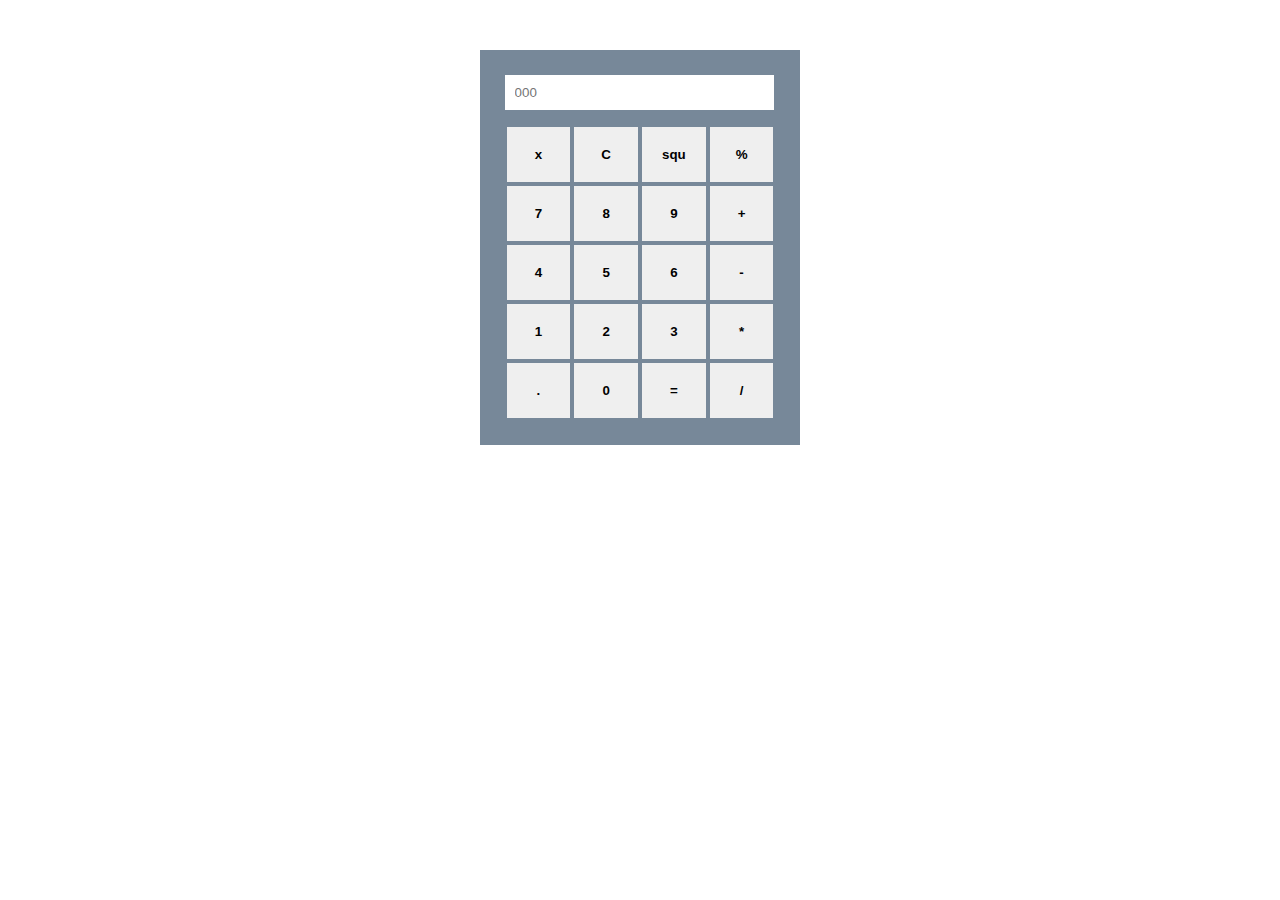
<file: calculator/index.html>
<!DOCTYPE html>
<html lang="en">
<head>
    <meta charset="UTF-8">
    <meta name="viewport" content="width=device-width, initial-scale=1.0">
    <link rel="stylesheet" href="https://cdnjs.cloudflare.com/ajax/libs/font-awesome/4.7.0/css/font-awesome.min.css">
    <link rel="stylesheet" href="style.css">
    <title>Calculator</title>
</head>
<body>
    <div id="calculator">
        <input type="text" id="display" placeholder="000">
        <div id="keys">
            <button>x</button>
            <button>C</button>
            <button>squ</button>
            <button>%</button>
            <button>7</button>
            <button>8</button>
            <button>9</button>
            <button>+</button>
            <button>4</button>
            <button>5</button>
            <button>6</button>
            <button>-</button>  
            <button>1</button>
            <button>2</button>
            <button>3</button>
            <button>*</button>
            <button>.</button>
            <button>0</button>
            <button>=</button>
            <button>/</button>
        </div>
    </div>
    <script src="script.js"></script>
</body>
</html>
</file>
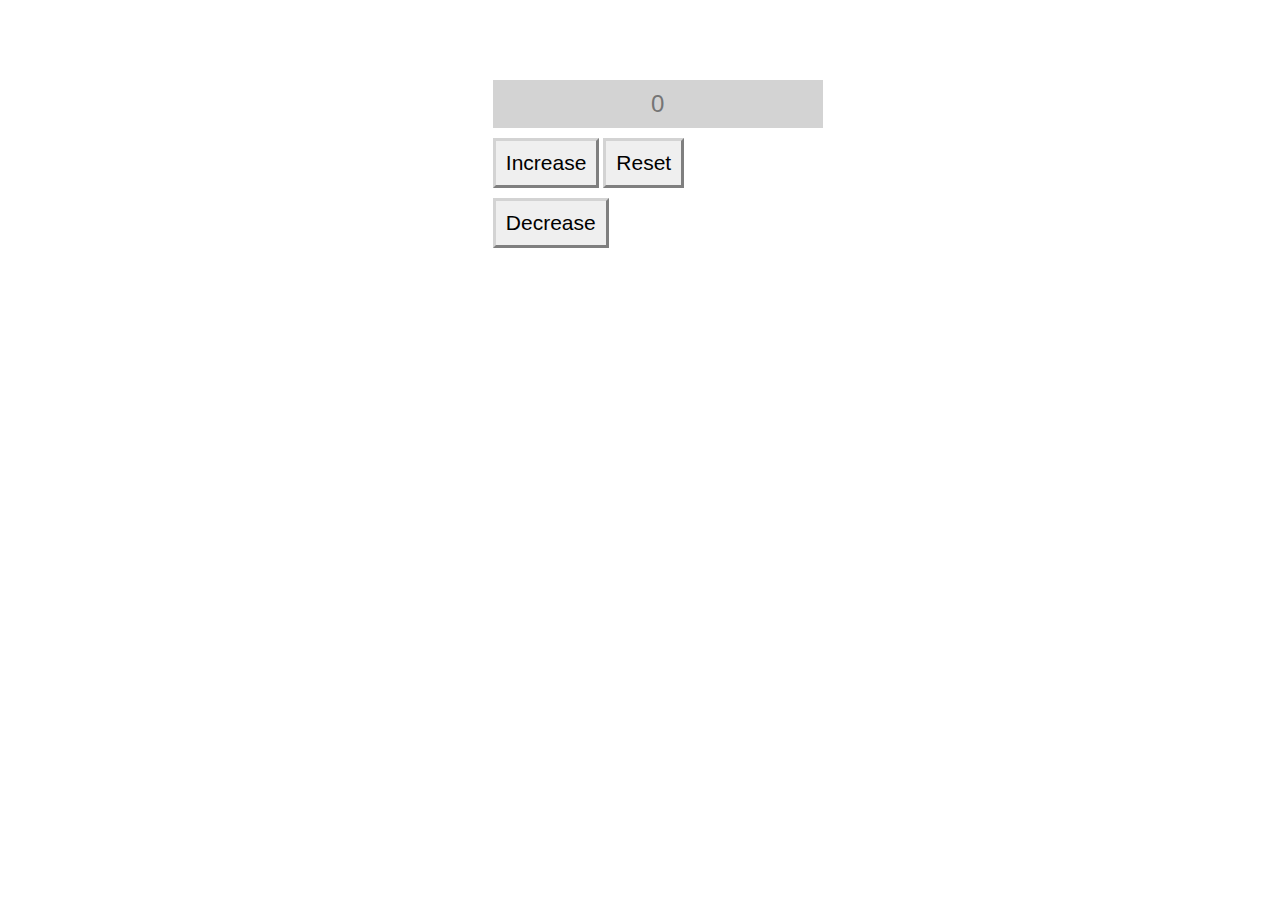
<file: counter/index.html>
<!DOCTYPE html>
<html lang="en">
<head>
    <meta charset="UTF-8">
    <meta name="viewport" content="width=s, initial-scale=1.0">
    <link rel="stylesheet" href="style.css">
    <title>Stop Watch</title>
</head>
<body>
    <div class="stopwatch">
        <input type="text" id="count" placeholder="0">
        <button class="btn" id="increase">Increase</button>
        <button class="btn" id="reset">Reset</button>
        <button class="btn" id="decrease">Decrease</button>
    </div>
        <script src="script.js"></script>
</body>
</html>
</file>
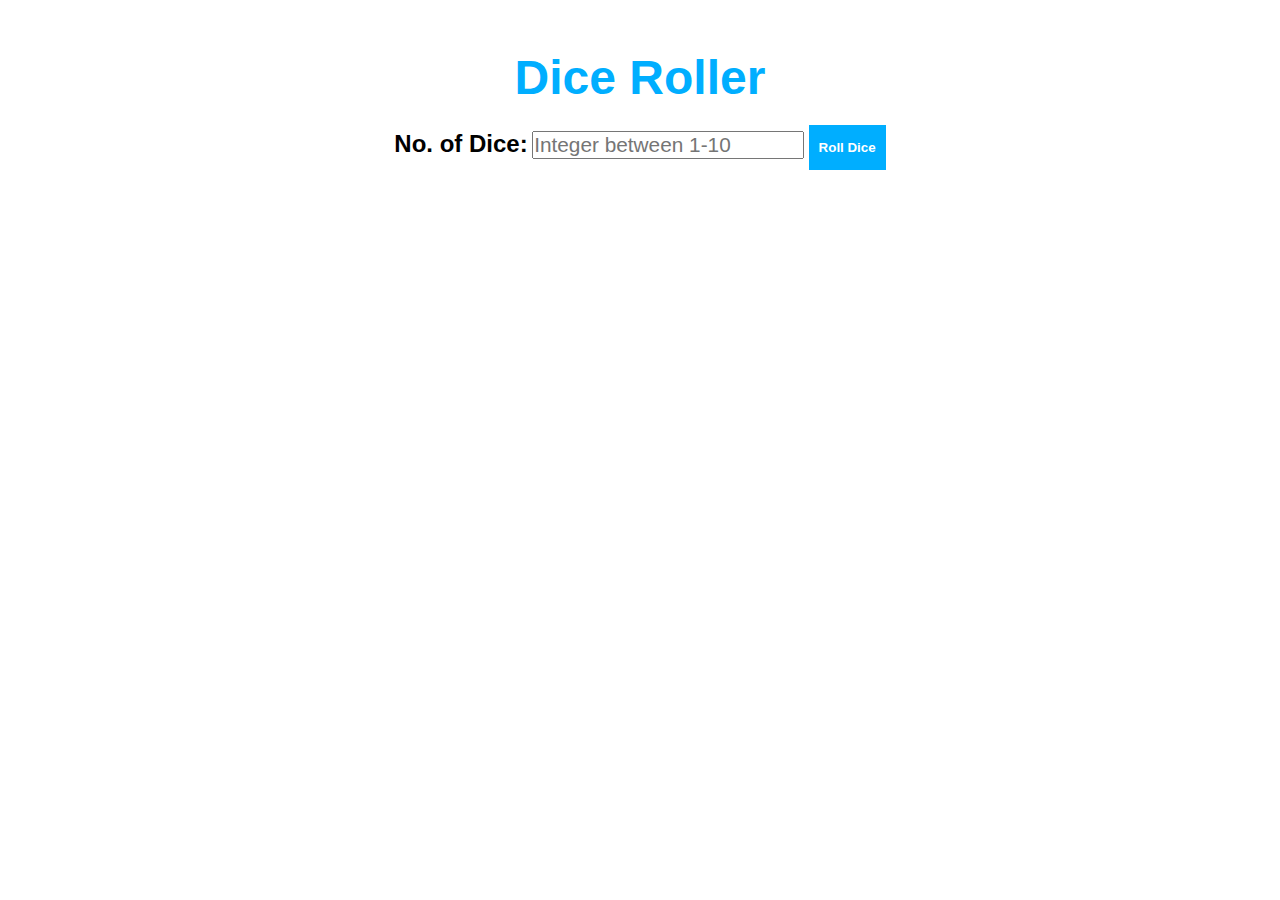
<file: Dice Roll/index.html>
<!DOCTYPE html>
<html lang="en">
<head>
    <meta charset="UTF-8">
    <meta name="viewport" content="width=device-width, initial-scale=1.0">
    <link rel="stylesheet" href="style.css">
    <title>Dice Doll</title>
</head>
<body>
    <div class="container">
        <h1 class="mainHeading">Dice Roller</h1>
        <label for="inputValue">No. of Dice:</label>
        <input type="number" id="inputValue" placeholder="Integer between 1-10">
        <button id="rollDice">Roll Dice</button>
        <div id="diceText"></div>
        <div id="diceImage"></div>
    </div>
    <script src="script.js"></script>
</body>
</html>
</file>
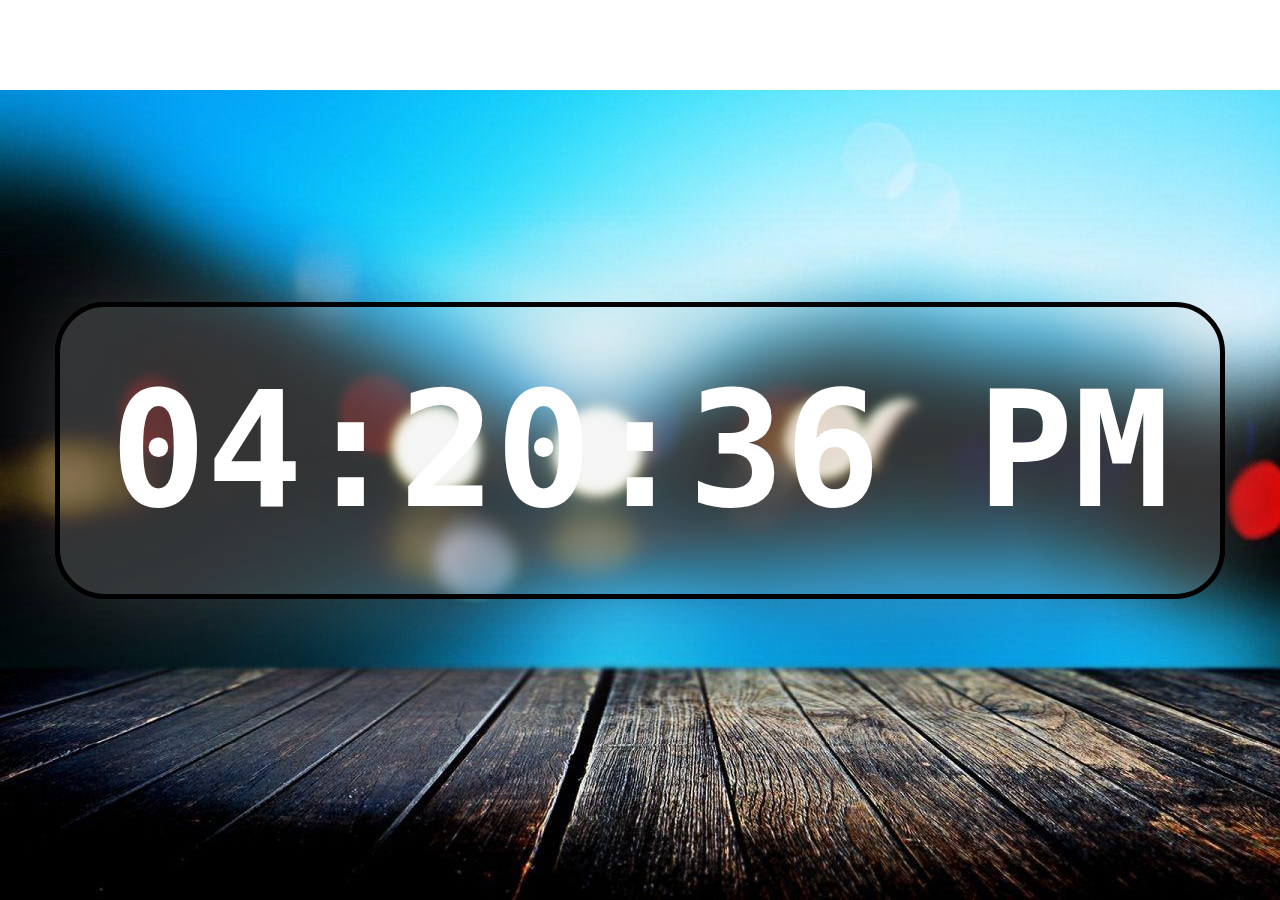
<file: Digital Clock/index.html>
<!DOCTYPE html>
<html lang="en">
<head>
    <meta charset="UTF-8">
    <meta name="viewport" content="width=device-width, initial-scale=1.0">
    <link rel="stylesheet" href="style.css">
    <title>Digital Clock</title>
</head>
<body>
    <div class="container">
        <div id="clock">00:00:00</div>
    </div>
    <script src="script.js"></script>
</body>
</html>
</file>
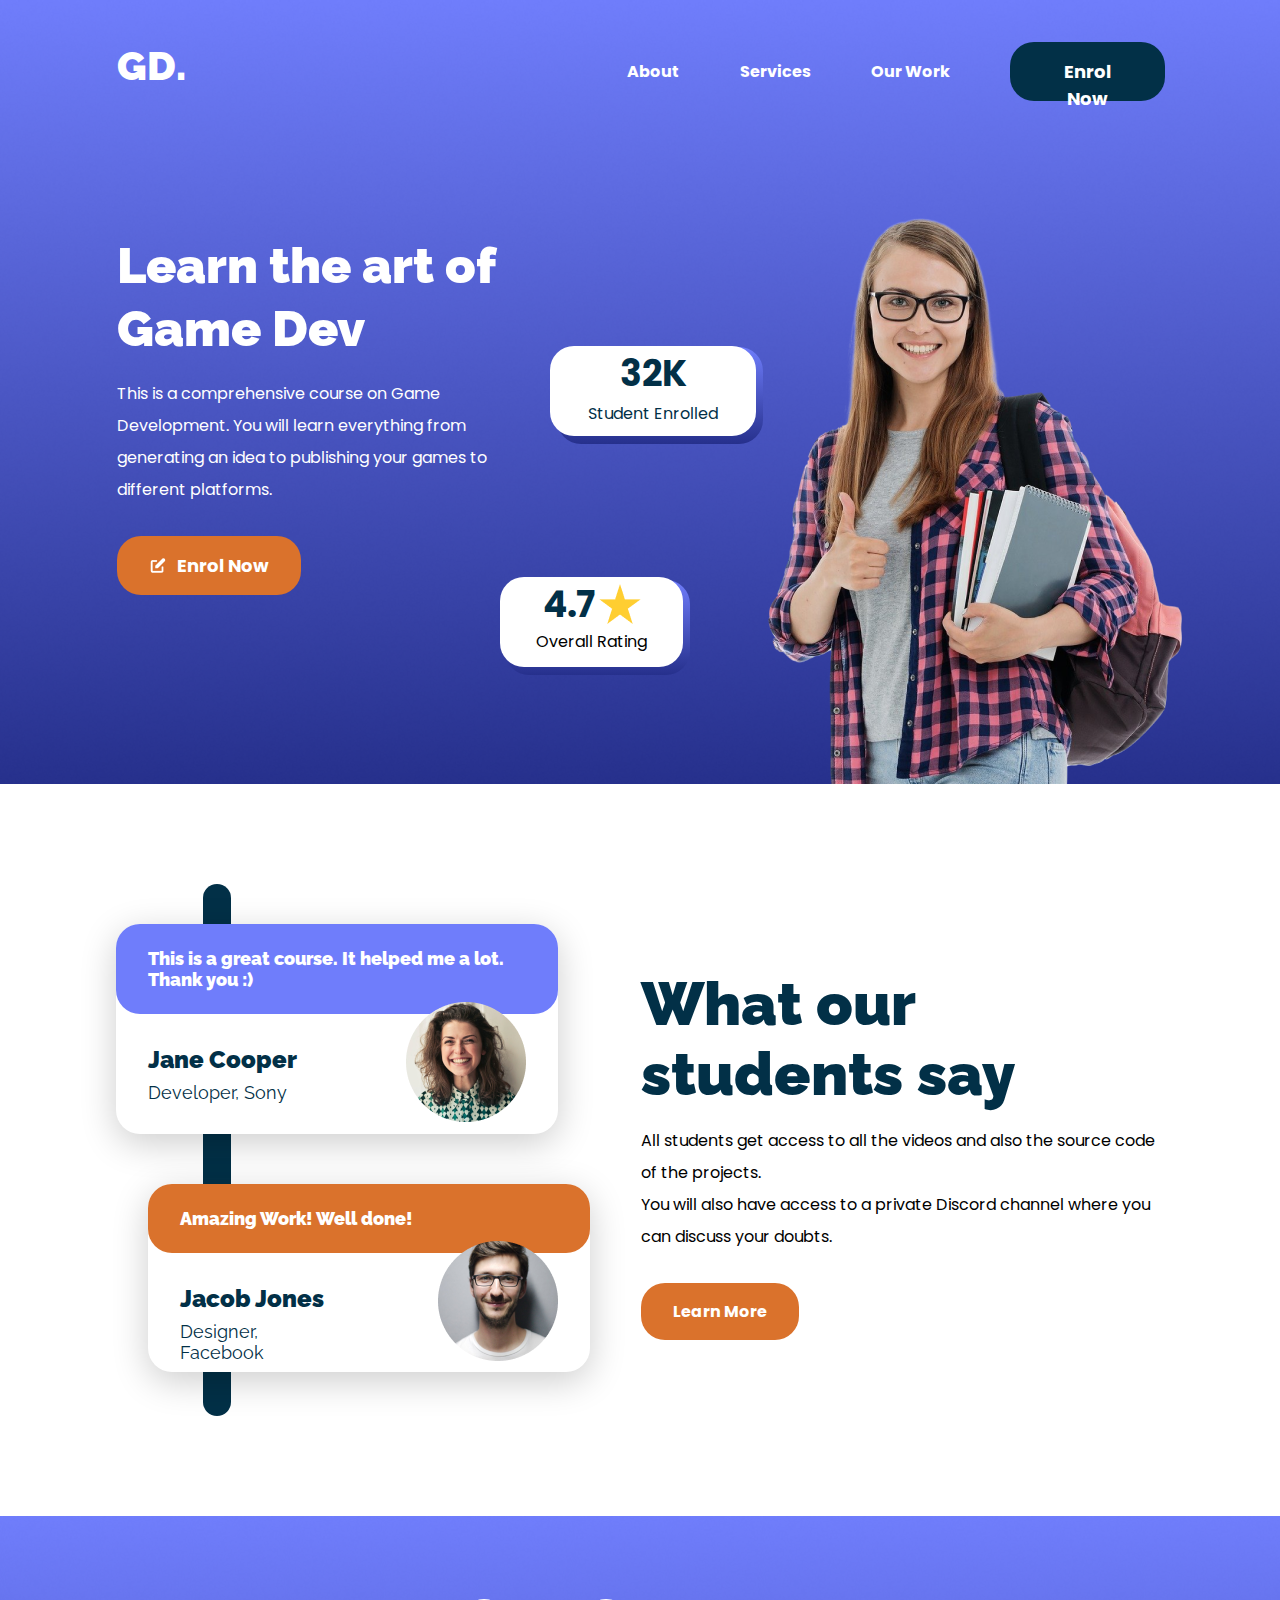
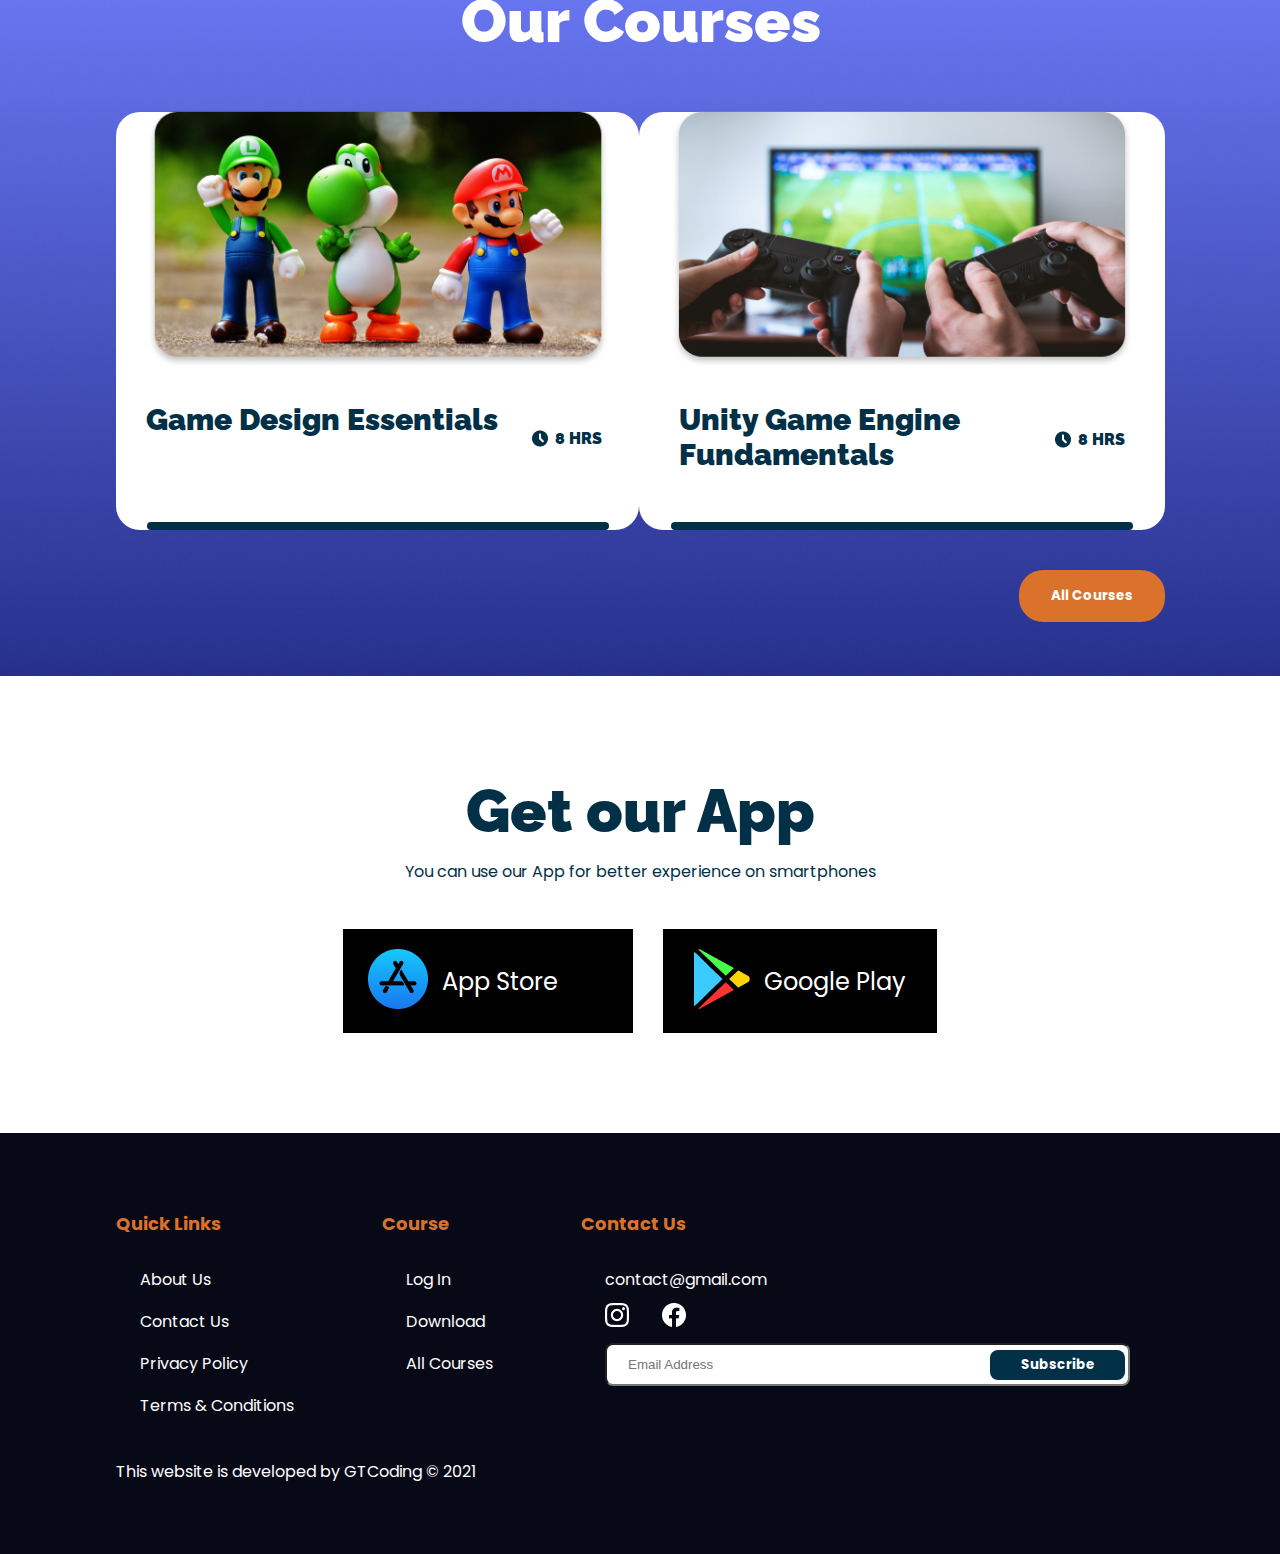
<file: InternshipProject/index.html>
<!DOCTYPE html>
<html lang="en">

<head>
    <meta charset="UTF-8">
    <meta name="viewport" content="width=device-width, initial-scale=1.0">
    <link rel="stylesheet" href="css/style.css">
    <link rel="stylesheet" media="screen and (max-width: 834px)" href="css/tablet.css">
    <link rel="stylesheet" media="screen  and (max-width: 414px)" href="css/smartphone.css">
    <title>Responsive Homepage</title>
</head>

<body>
    <!-- Header section start -->
    <section class="header">
        <!-- Navbar start -->
        <nav class="navigation">
            <h2 id="logo">GD.</h2>
            <div class="nav-container">
                <ul class="nav-item">
                    <li class="item-list"><a href="#main-sec">About</a></li>
                    <li class="item-list"><a href="#course-sec">Services</a></li>
                    <li class="item-list"><a href="#get-apps-sec">Our Work</a></li>
                </ul>
                <button class="btn enrol-btn">Enrol Now</button>
            </div>
            <div class="menu-bar">
                <i>
                    <img src="Assets/icons/MenuAlt4Outline.png" alt="" id="nav-bar-toggle-image">
                </i>
            </div>
        </nav>
        <div class="side-menu-bar" id="toggle-side-bar">
            <div class="side-menu">
                <i>
                    <img src="Assets/icons/XOutline.png" alt="" id="side-bar-toggle-image">
                </i>
            </div>
            <div class="side-bar-container">
                <ul class="side-nav-item">
                    <li class="side-list"><a href="#main-sec">About</a></li>
                    <li class="side-list"><a href="#course-sec">Services</a></li>
                    <li class="side-list"><a href="#get-apps-sec">Our Work</a></li>
                </ul>
                <button class="btn enrol-side-bar">Enrol Now</button>
            </div>
        </div>
        <!-- Nav bar end -->
        <!-- hero section start -->
        <div class="hero-container">
            <div class="hero-container-div1">
                <div class="content1">
                    <div class="main-heading">Learn the art of Game Dev</div>
                    <p class="about">This is a comprehensive course on Game Development. You will learn everything from
                        generating an idea to publishing your games to different platforms.</p>
                    <button class="btn enrol">
                        <img src="Assets/icons/PencilAlt.png" alt="">
                        <span>Enrol Now</span>
                    </button>
                </div>
            </div>
            <div class="hero-container-div2">
                <div class="content2">
                    <div class="std-enrol">
                        <div class="heading">32K</div>
                        <span>Student Enrolled</span>
                    </div>
                    <div class="over-all-rating">
                        <div class="rating">
                            <span>4.7</span>
                            <img src="Assets/icons/Vector 2.png" alt="">
                        </div>
                        <div class="label">Overall Rating</div>
                    </div>
                </div>
                <div class="content3">
                    <img src="Assets/images/hero-image 1.png" alt="">
                </div>
            </div>
        </div>
        <!-- hero section end -->
    </section>
    <!-- header section end -->

    <!-- Main Section Start -->
    <section class="main" id="main-sec">
        <div class="main-component-container">
            <!-- left portion -->
            <div class="left-portion">
                <div class="cards-container">
                    <div class="card space-below bg-shadow card1-adjustment">
                        <div class="card-upper">
                            <span>This is a great course. It helped me a lot. Thank you &#58&#41</span>
                        </div>
                        <div class="card-below">
                            <div class="info-container">
                                <div class="name">Jane Cooper</div>
                                <span>Developer, Sony</span>
                            </div>
                            <img src="Assets/images/Ellipse 1.png" alt="" class="image">
                        </div>
                    </div>
                    <div class="card bg-shadow card2-adjustments">
                        <div class="card-upper" style="background-color: var(--color-orange);">
                            <span>Amazing Work! Well done!</span>
                        </div>
                        <div class="card-below">
                            <div class="info-container">
                                <div class="name">Jacob Jones</div>
                                <div class="div-adjustment">Designer, Facebook</div>
                            </div>
                            <img src="Assets/images/Ellipse 2.png" alt="">
                        </div>
                    </div>
                </div>
                <div class="disable top-margin">
                    <button class="btn learn-more" >Learn More</button>
                </div>
            </div>
            <!-- right portion -->
            <div class="right-portion">
                <h1 class="q-heading">What our students say</h1>
                <div class="info-text">
                    <div class="info-item1">All students get access to all the videos and also the source code of the
                        projects.</div>
                    <div class="info-item2">You will also have access to a private Discord channel where you can discuss
                        your
                        doubts.</div>
                        <div class="info-item disable">All students get access to all the videos and also the source code of the
                        projects. You will also have access to a private Discord channel where you can discuss your
                        doubts
                        </div>
                </div>
                <button class="btn learn-more">Learn More</button>
            </div>
        </div>
    </section>
    <!-- Main Section End -->
    <!-- our courses section start -->
    <section class="our-courses" id="course-sec">
        <div class="container">
            <div class="top">
                <h1>Our Courses</h1>
            </div>
            <div class="middle">
                <div class="middle-cards">
                    <div class="middle-body">
                        <div class="image">
                            <img src="Assets/images/Rectangle 8.png" alt="">
                        </div>
                        <div class="text">
                            <h3 id="middle-body-card1">Game Design Essentials</h3>
                            <div class="clock width-adjustment1">
                                <i>
                                    <img src="Assets/icons/Clock.png" alt="">
                                </i>
                                <span>8 HRS</span>
                            </div>
                        </div>
                        <div class="border-last" id="special-case1"></div>
                    </div>
                </div>
                <div class="middle-cards responsive-margin-top">
                    <div class="middle-body">
                        <div class="image">
                            <img src="Assets/images/Rectangle 7.png" alt="">
                        </div>
                        <div class="text">
                            <div>
                                <h3 id="middle-body-card2">Unity Game Engine Fundamentals</h3>
                            </div>
                            <div class="clock width-adjustment2">
                                <i>
                                    <img src="Assets/icons/Clock.png" alt="">
                                </i>
                                <span>8 HRS</span>
                            </div>
                        </div>
                        <div class="border-last" id="special-case2"></div>
                    </div>
                </div>
            </div>
            <div class="bottom">
                <button class="btn">All Courses</button>
            </div>
        </div>
    </section>
    <!-- our courses section end -->
    <section class="get-our-apps" id="get-apps-sec">
        <div class="app-container">
            <h1>Get our App</h1>
            <div class="info">You can use our App for better experience on smartphones</div>
            <div class="app">
                <div class="app-store">
                    <i>
                        <img src="Assets/icons/Vector.png" alt="">
                    </i>
                    <span>
                        App Store
                    </span>
                </div>
                <div class="google-play">
                    <i>
                        <img src="Assets/icons/Group 8.png" alt="">
                    </i>
                    <span>
                        Google Play
                    </span>
                </div>
            </div>
        </div>
    </section>
    <!-- Our course section end -->
    <!-- Section footer start -->
    <section class="footer">
        <div class="footer-content-container">
            <div class="footer-main-content">
                <div class="links">
                    <div class="headings" >Quick Links</div>
                    <ul class="list-item">
                        <li class="ul-list">About Us</li>
                        <li class="ul-list">Contact Us</li>
                        <li class="ul-list">Privacy Policy</li>
                        <li class="ul-list">Terms &amp; Conditions</li>
                    </ul>
                </div>
                <div class="course links">
                    <div class="headings head" >Course</div>
                    <ul class="list-item">
                        <li class="ul-list">Log In</li>
                        <li class="ul-list">Download</li>
                        <li class="ul-list">All Courses</li>
                    </ul>
                </div>
                <div class="contact links">
                    <div class="headings head" >Contact Us</div>
                    <ul class="list-item">
                        <li class="ul-list">contact&#64;gmail.com</li>
                        <li class="icon-list">
                            <i class="first-icon">
                                <img src="Assets/icons/insta.png" alt="">
                            </i>
                            <i>
                                <img src="Assets/icons/facebook.png" alt="">
                            </i>
                        </li>
                        <li class="form-list">
                            <div class="form">
                                <input type="text" placeholder="Email Address">
                                <button>Subscribe</button>
                            </div>
                        </li>
                    </ul>
                </div>
            </div>
            <div class="footer-credits">
                This website is developed by GTCoding &copy; 2021
            </div>
        </div>
    </section>
    <script src="script/script.js"></script>
</body>

</html>
</file>
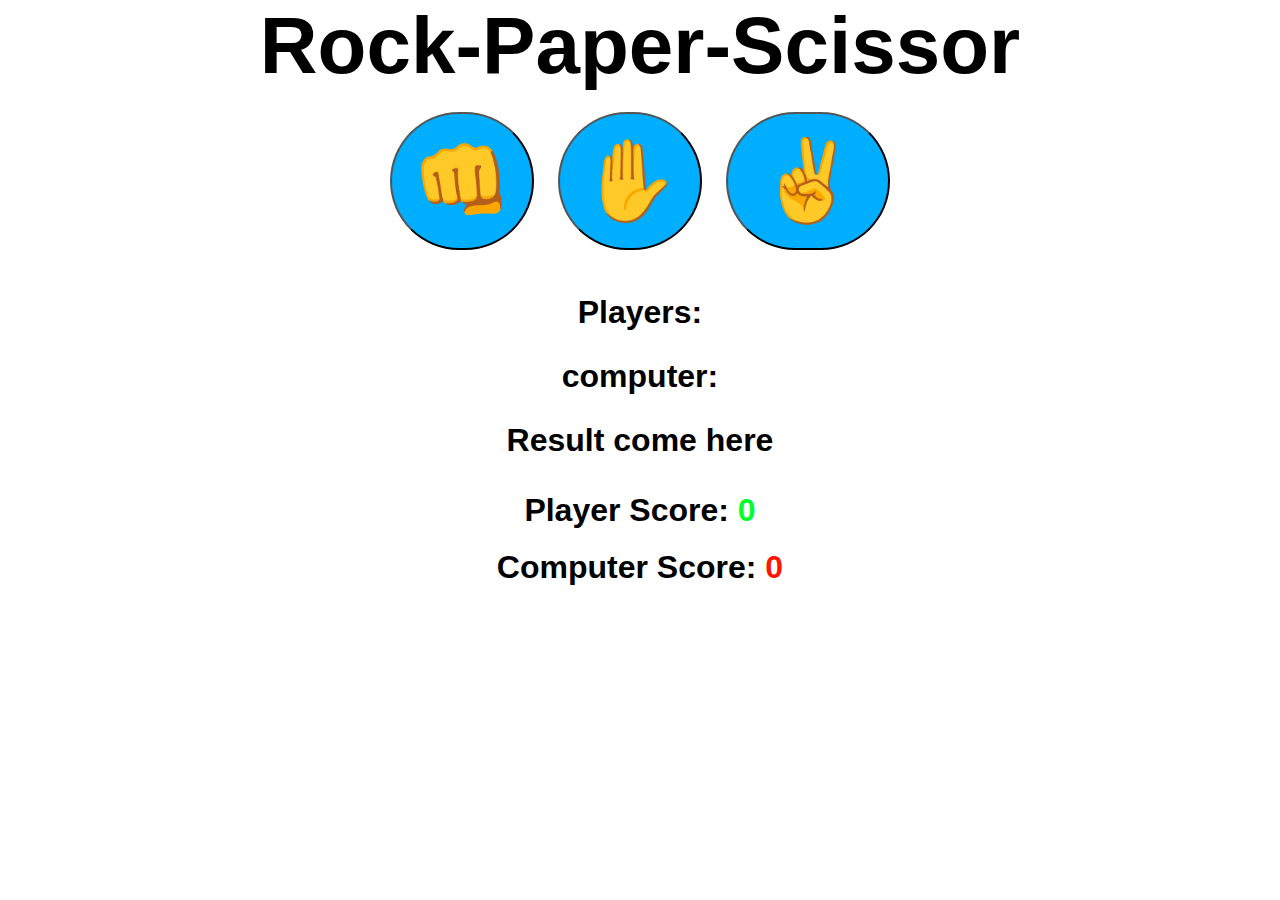
<file: Rock-paper-scissor/index.html>
<!DOCTYPE html>
<html lang="en">

<head>
    <meta charset="UTF-8">
    <meta name="viewport" content="width=device-width, initial-scale=1.0">
    <link rel="stylesheet" href="style.css">
    <title>Document</title>
</head>

<body>
    <div class="container">
        <h1 id="mainHeading">Rock-Paper-Scissor</h1>
        <div class="myButton">
            <button class="buttons" id="rock">👊</button>
            <button class="buttons" id="paper">✋</button>
            <button class="buttons" id="scissor">✌</button>
        </div>
        <div class="menu" id="player">Players:</div>
        <div class="menu" id="computer">computer:</div>
        <div class="menu" id="result">Result come here</div>
        <div class="score">Player Score: <span id="displayPlayerScore">0</span></div>
        <div class="score">Computer Score: <span id="displayComputerScore">0</span></div>
    </div>
    <script src="script.js"></script>
</body>

</html>
</file>
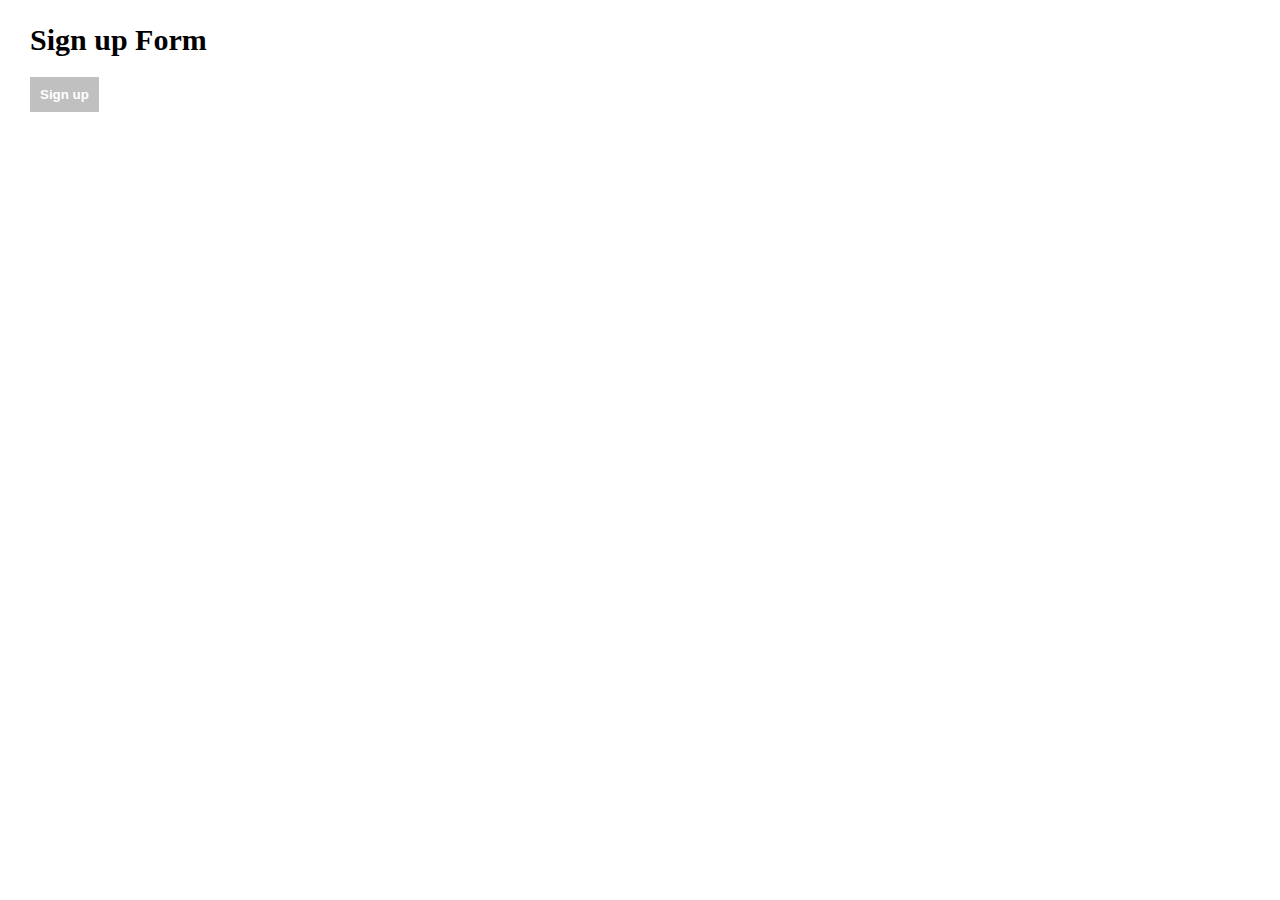
<file: signupform/index.html>
<!DOCTYPE html>
<html lang="en">

<head>
    <meta charset="UTF-8">
    <meta name="viewport" content="width=device-width, initial-scale=1.0">
    <link rel="stylesheet" href="index.css">
    <title>Sign up form</title>
</head>

<body>
    <section>
        <div id="user-input">
            <h1 id="heading-1"><a href="index.html">Sign up Form</a></h1>
            <button id="signup">Sign up</button>
        </div>
        <div id="form-input">
            <form action="#" id="form">
                <div class="form-group">
                    <label for="name">Name:</label>
                    <input type="text" id="name" placeholder="username...">
                </div>
                <div class="form-group">
                    <label for="email">Email:</label>
                    <input type="text" id="email" placeholder="email...">
                </div>
                <div class="form-group">
                    <label for="password">Password:</label>
                    <input type="text" id="password" placeholder="password...">
                </div>
                <button id="data-sub">Submit</button>
            </form>
        </div>
        <div id="display_info"></div>
        <button id="completed">Done</button>
    </section>
    <script src="index.js"></script>
</body>

</html>
</file>
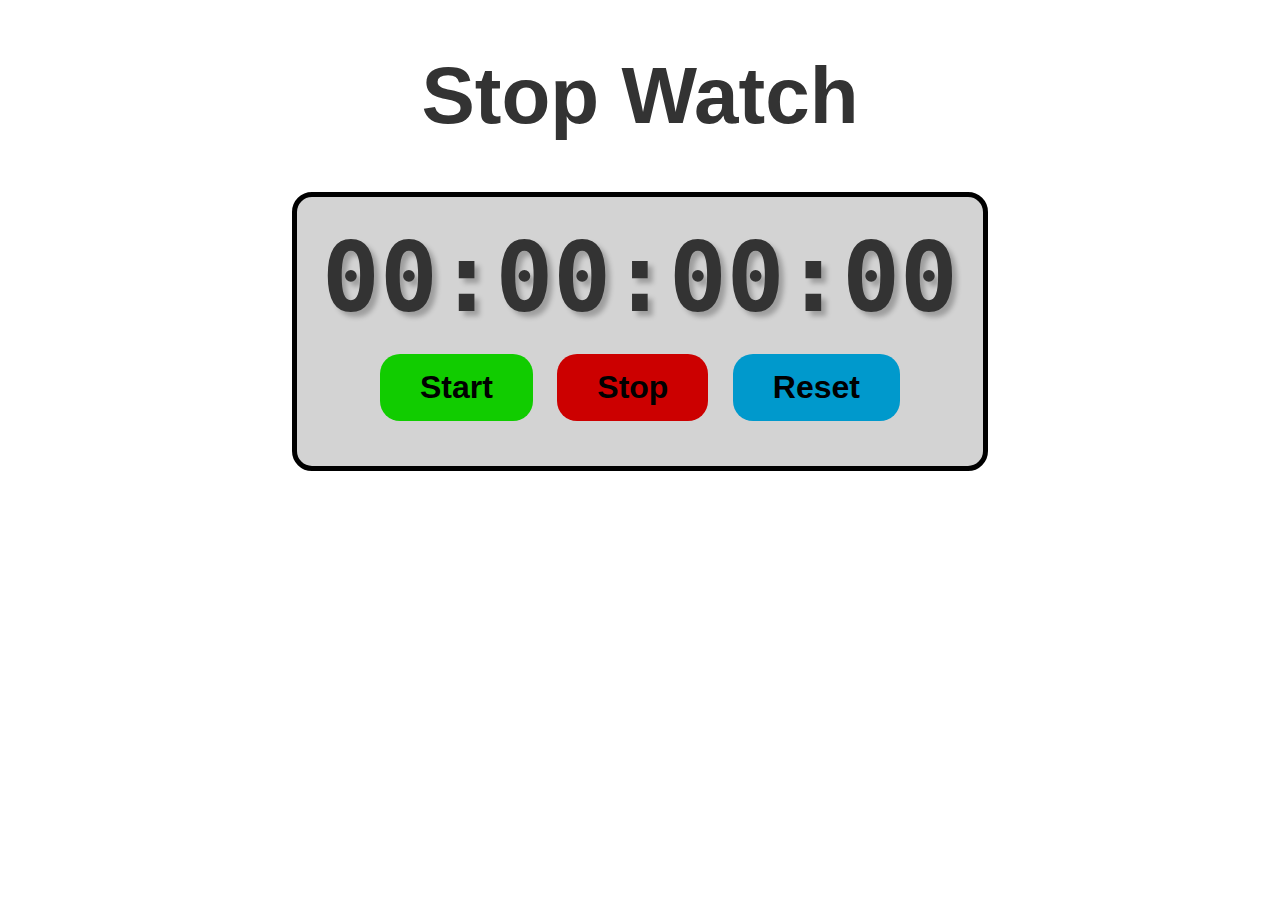
<file: Stop watch/index.html>
<!DOCTYPE html>
<html lang="en">

<head>
    <meta charset="UTF-8">
    <meta name="viewport" content="width=device-width, initial-scale=1.0">
    <link rel="stylesheet" href="style.css">
    <title>Stop Watch</title>
</head>

<body>
    <section id="stopWatch">
        <h1 id="mainHeading">Stop Watch</h1>
        <div class="container">
            <div id="watch">00:00:00:00</div>
            <div id="buttons">
                <button class="Btns" id="startBtn">Start</button>
                <button class="Btns" id="stopBtn">Stop</button>
                <button class="Btns" id="resetBtn">Reset</button>
            </div>
        </div>
    </section>
    <script src="script.js"></script>
</body>

</html>
</file>
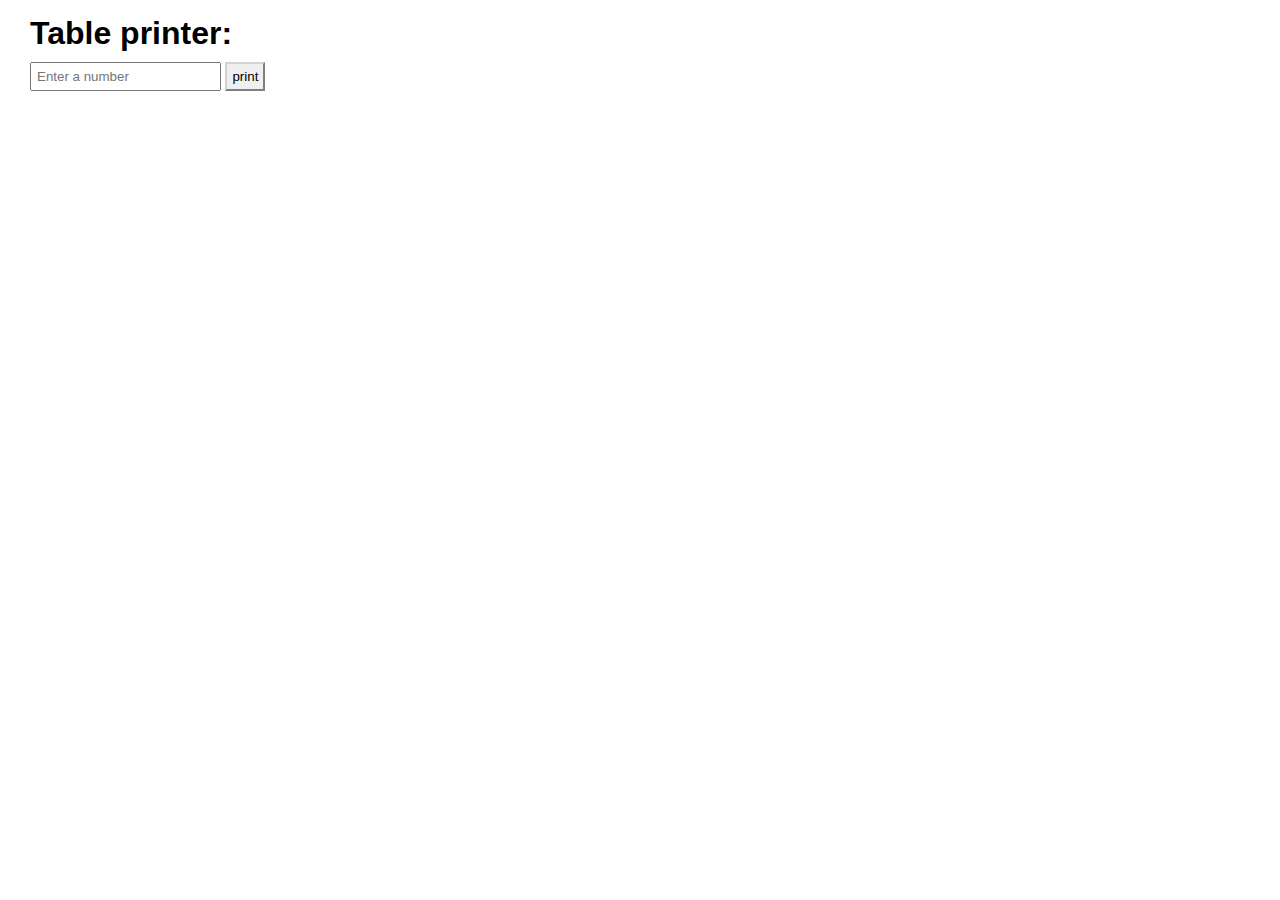
<file: Table printer/index.html>
<!DOCTYPE html>
<html lang="en">
<head>
    <meta charset="UTF-8">
    <meta name="viewport" content="width=device-width, initial-scale=1.0">
    <title>Table</title>
    <link rel="stylesheet" href="style.css">
</head>
<body>
    <div class="container">
        <h1 id="Heading-1">Table printer:</h1>
        <input type="text" id="getNum" placeholder="Enter a number">
        <button id="printBtn">print</button>
        <div id="tablePrinter"></div>
    </div>
    <script src="script.js"></script>
</body>
</html>
</file>
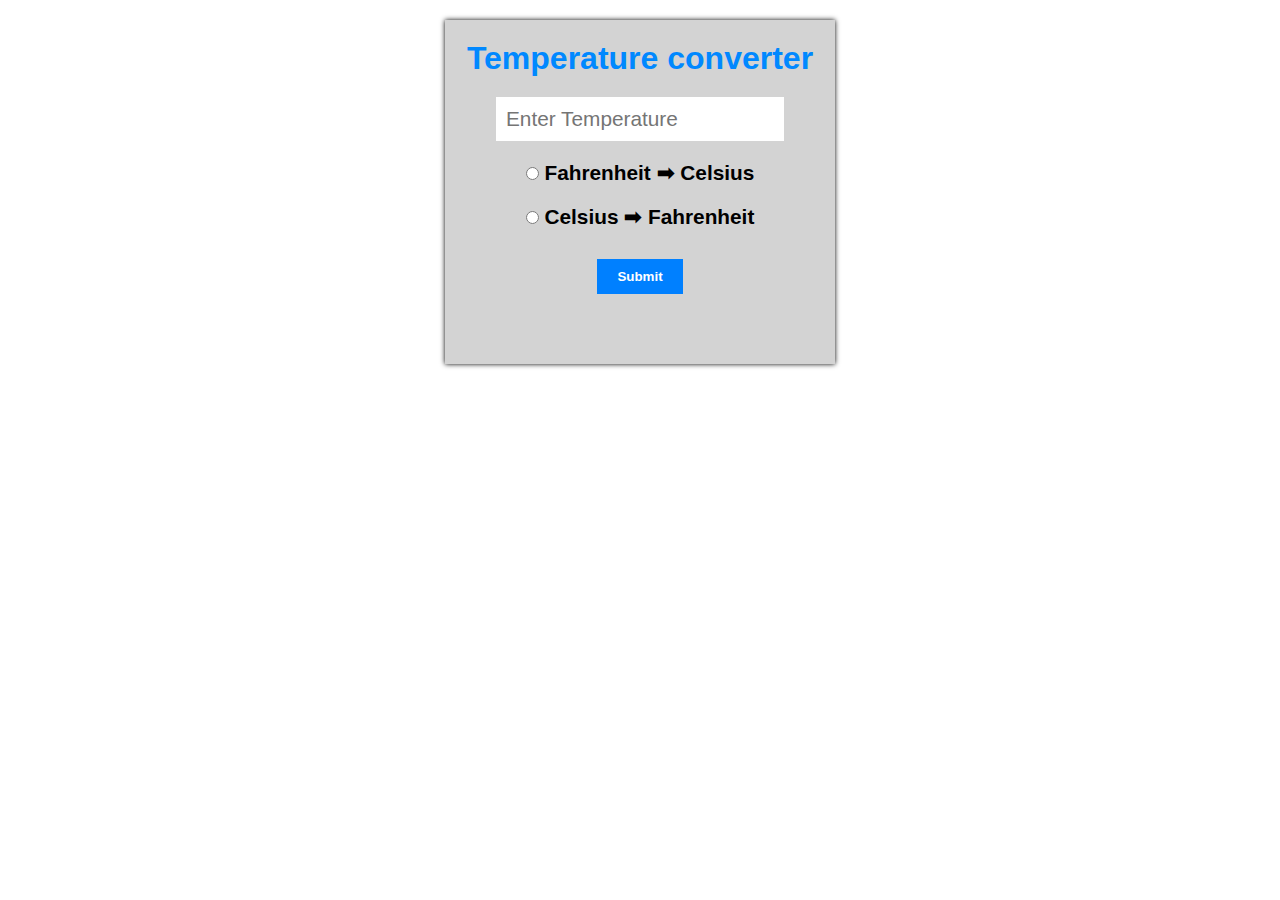
<file: Temperature converter/index.html>
<!DOCTYPE html>
<html lang="en">

<head>
    <meta charset="UTF-8">
    <meta name="viewport" content="width=device-width, initial-scale=1.0">
    <link rel="stylesheet" href="style.css">
    <title>Document</title>
</head>

<body>
    <form id="Form">
        <h1 id="mainHeading">Temperature converter</h1>
        <input type="text" placeholder="Enter Temperature" id="textBox">
        <div class="options">
            <input type="radio" id="toCelsius" name="unit">
            <label for="toCelsius">Fahrenheit ➡ Celsius</label>
        </div>
        <div class="options">
            <input type="radio" id="toFahrenheit" name="unit">
            <label for="toFahrenheit">Celsius ➡ Fahrenheit</label>
        </div>

        <button id="subBtn">Submit</button>
        <div id="result"></div>
    </form>
    <script src="script.js"></script>
</body>

</html>
</file>
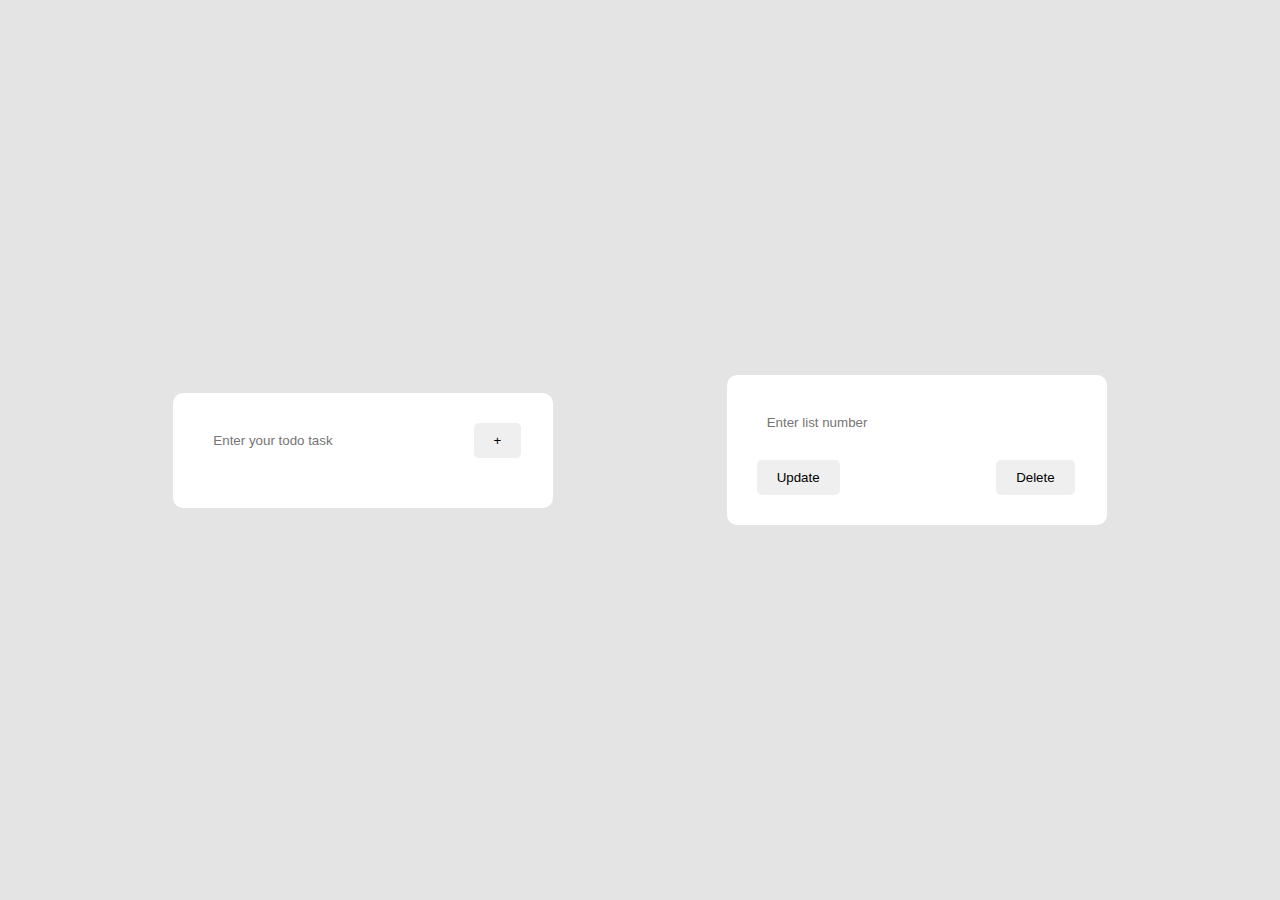
<file: Todo List using Local Storage/index.html>
<!DOCTYPE html>
<html lang="en">

<head>
    <meta charset="UTF-8">
    <meta name="viewport" content="width=device-width, initial-scale=1.0">
    <link rel="stylesheet" href="style.css">
    <title>Document</title>
</head>

<body>
    <div class="container">
        <div class="card">
            <div class="inputField">
                <input type="text" id="inputField" placeholder="Enter your todo task">
                <button id="add-todo">&plus;</button>
            </div>
            <div class="list-container" id="todoList"></div>
        </div>
        <div class="ud-card" id="ud">
            <input type="Text" class="udField" id="udInputField" placeholder="Enter list number">
            <div class="ud-buttons" id="button">
                <button class="btn" id="update" >Update</button>
                <button class="btn" id="delete" >Delete</button>
            </div>
        </div>
    </div>
    <script src="script.js"></script>
</body>

</html>
</file>
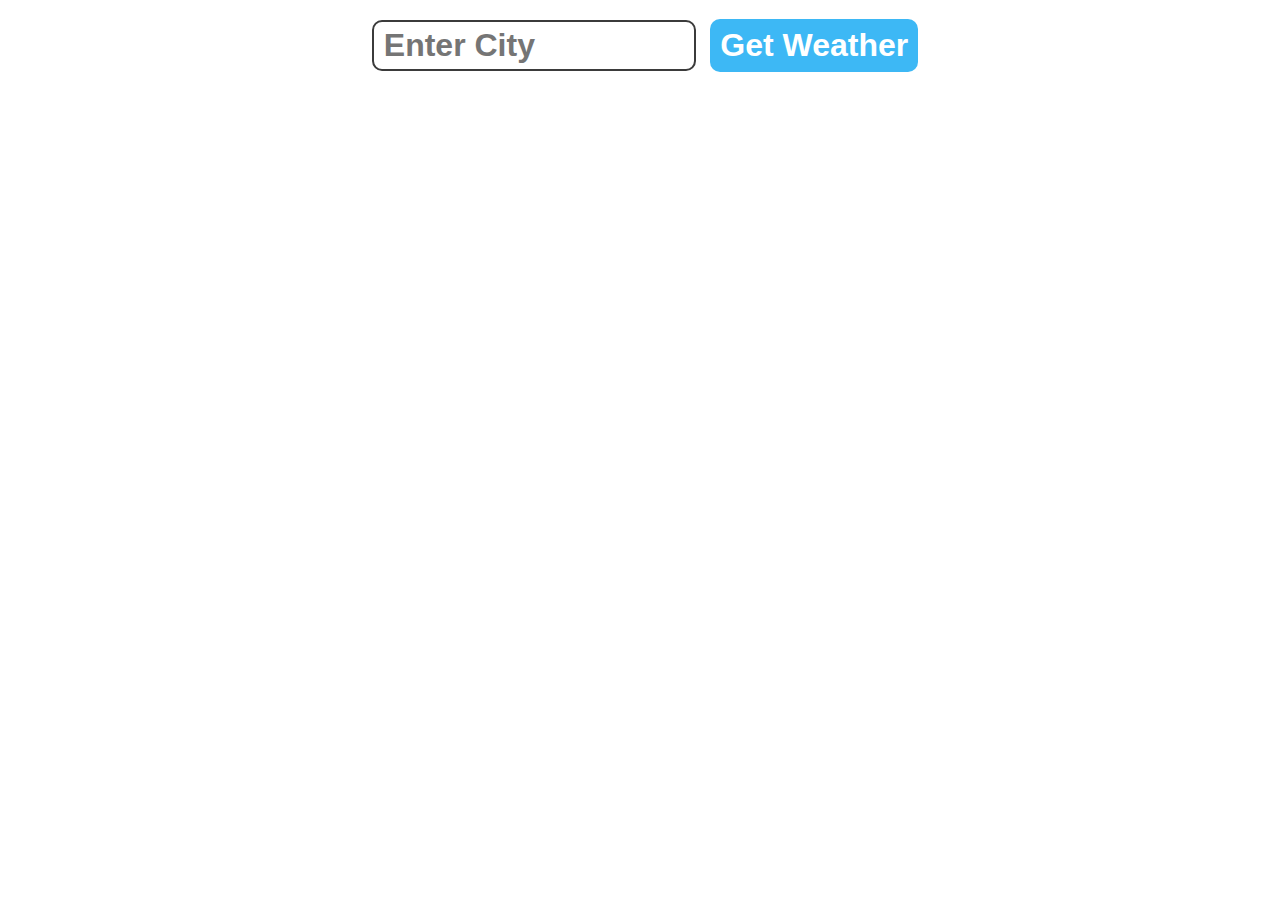
<file: watherAppProject/index.html>
<!DOCTYPE html>
<html lang="en">
<head>
    <meta charset="UTF-8">
    <meta name="viewport" content="width=device-width, initial-scale=1.0">
    <link rel="stylesheet" href="style.css">
    <title>Weather App Project</title>
</head>
<body>
    <form id="myForm">
        <input type="text" id="myInput" placeholder="Enter City">
        <button id="findBtn">Get Weather</button>
    </form>
    <div class="loading"></div>
    <div class="container" style="display: none;"></div>
    <script src="script.js"></script>
</body>
</html>
</file>
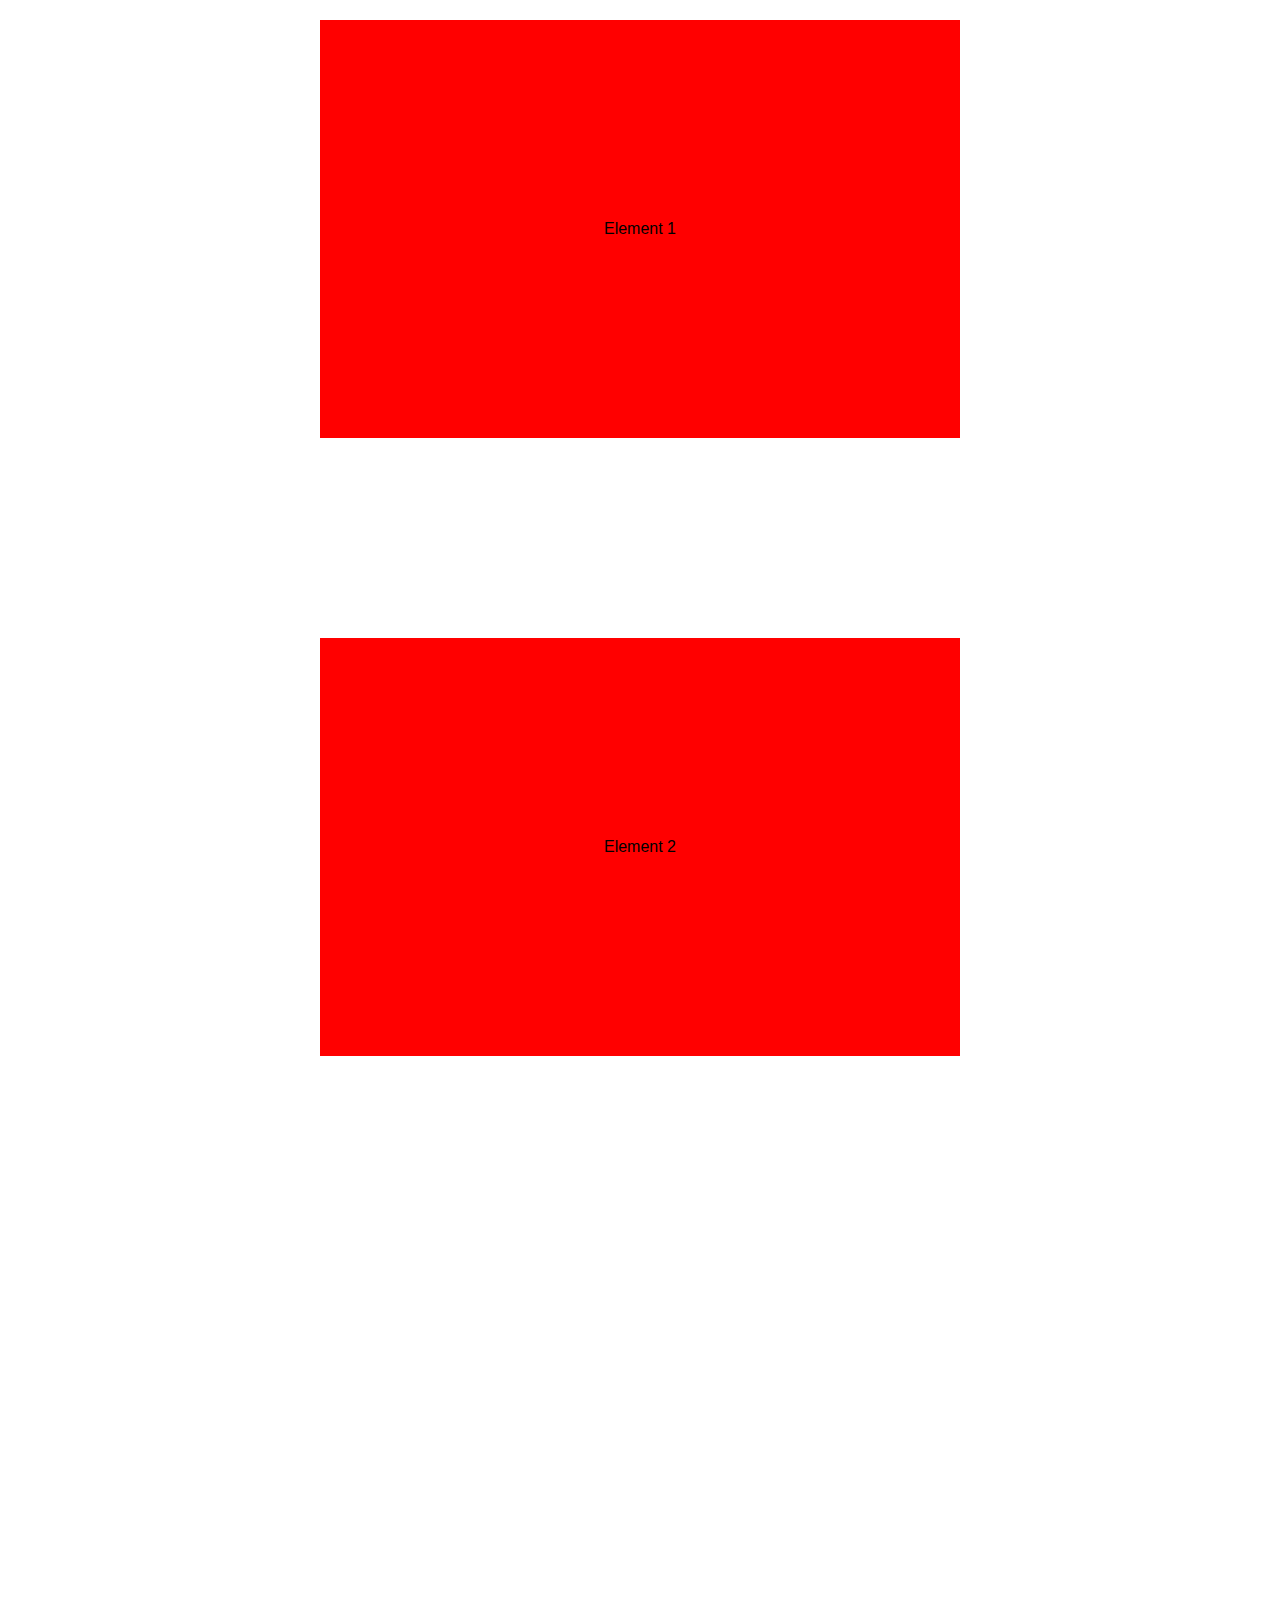
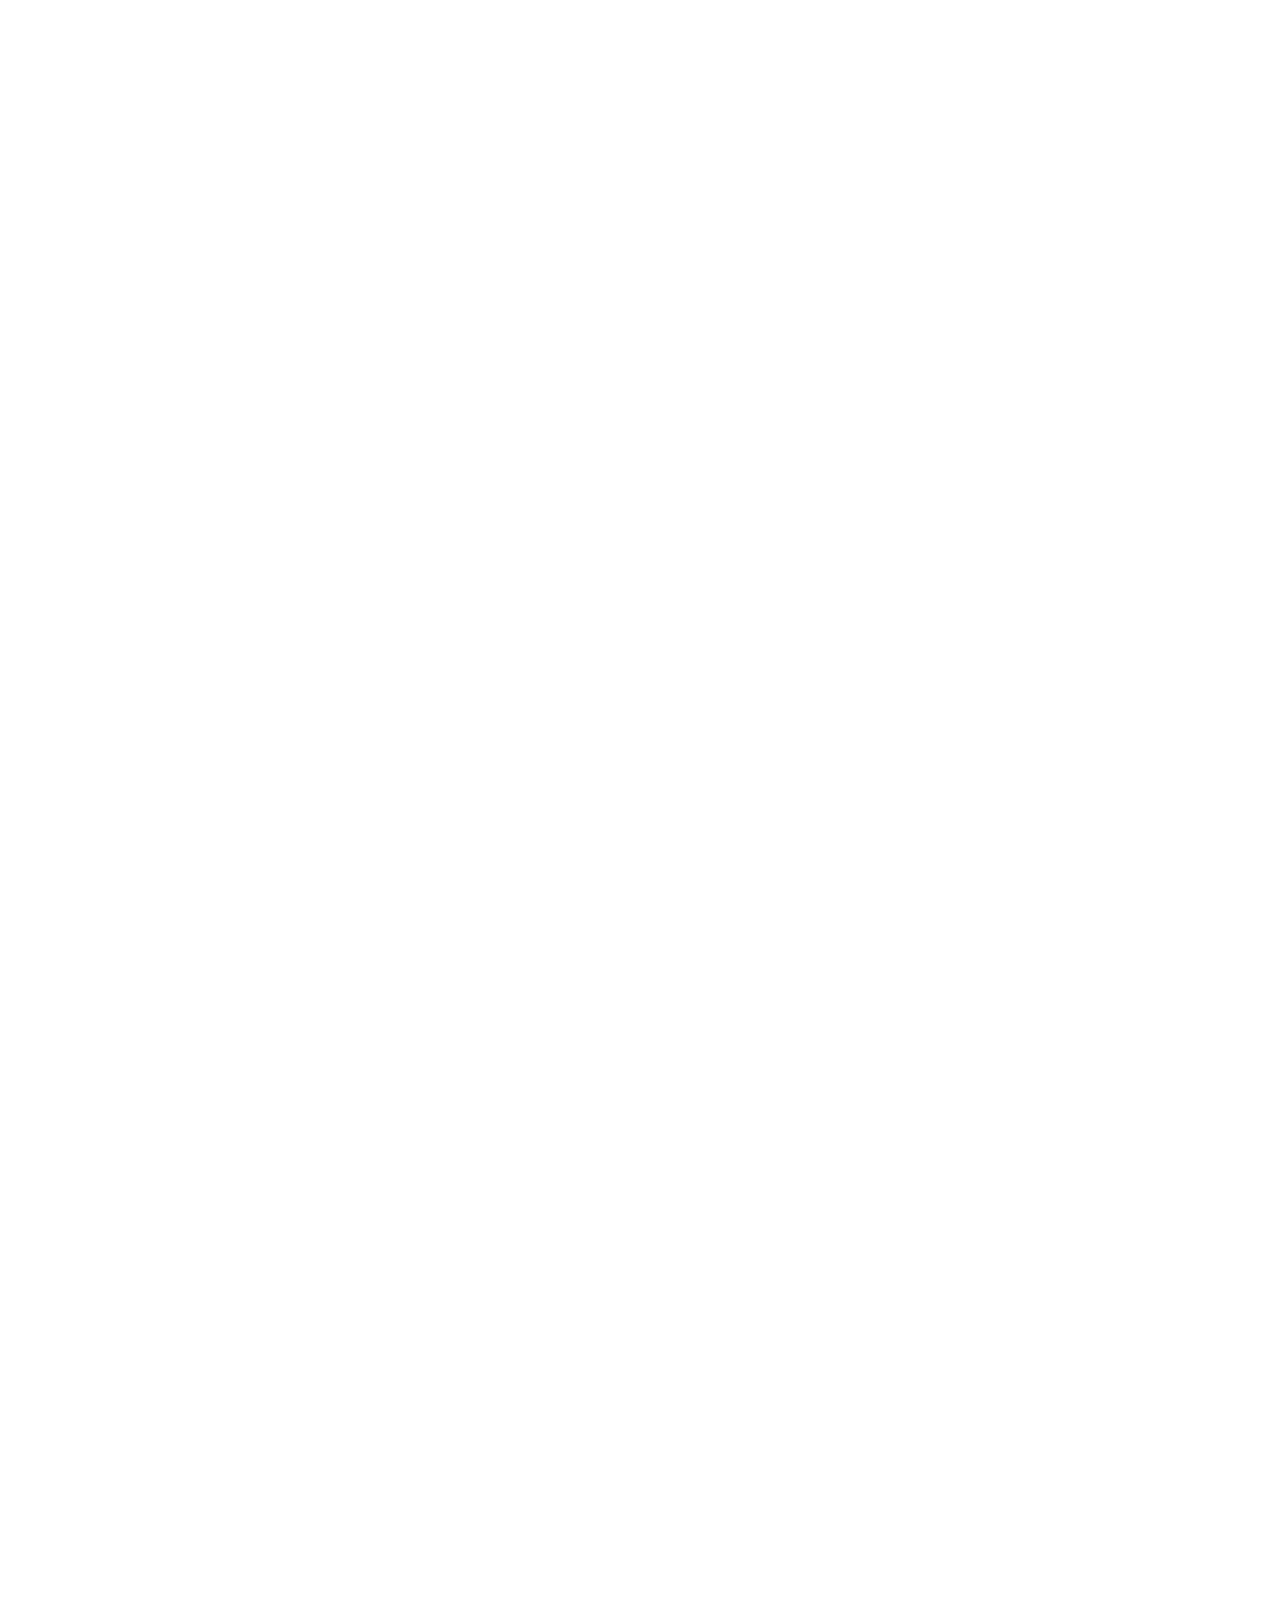
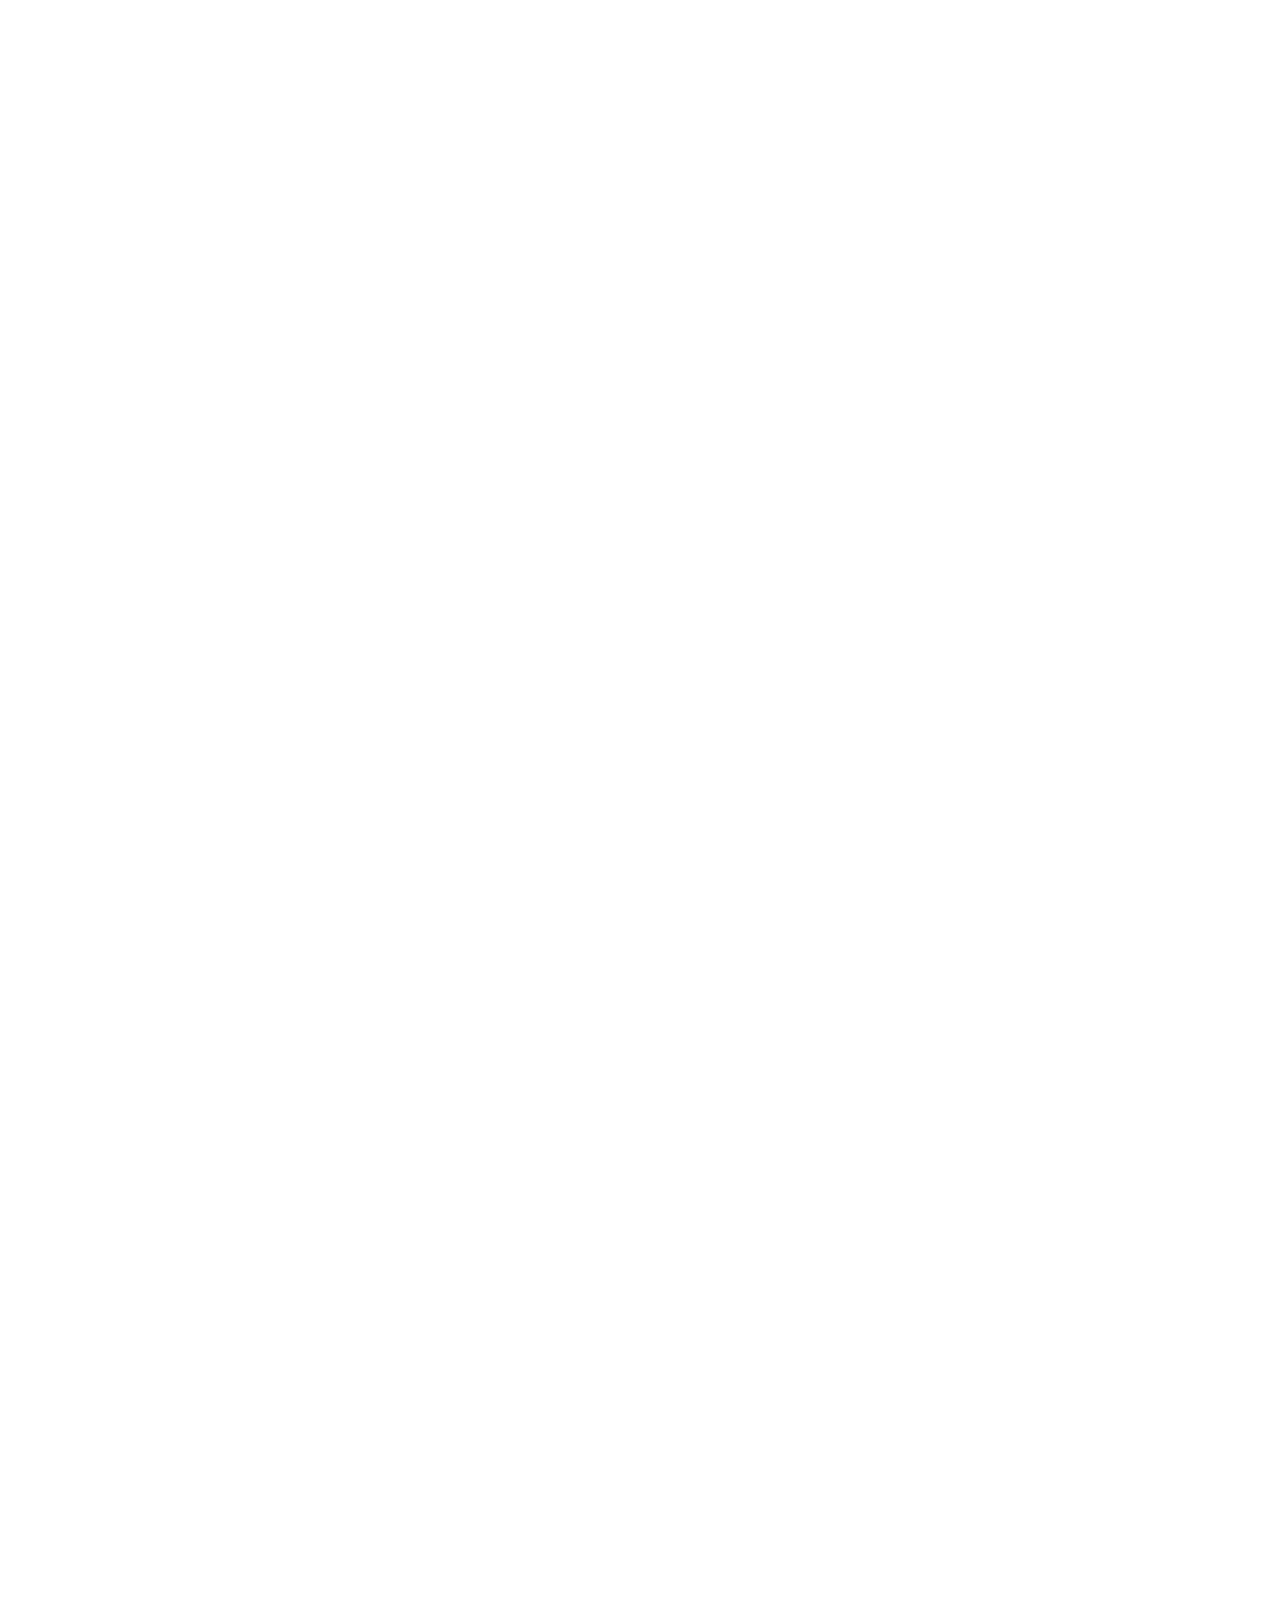
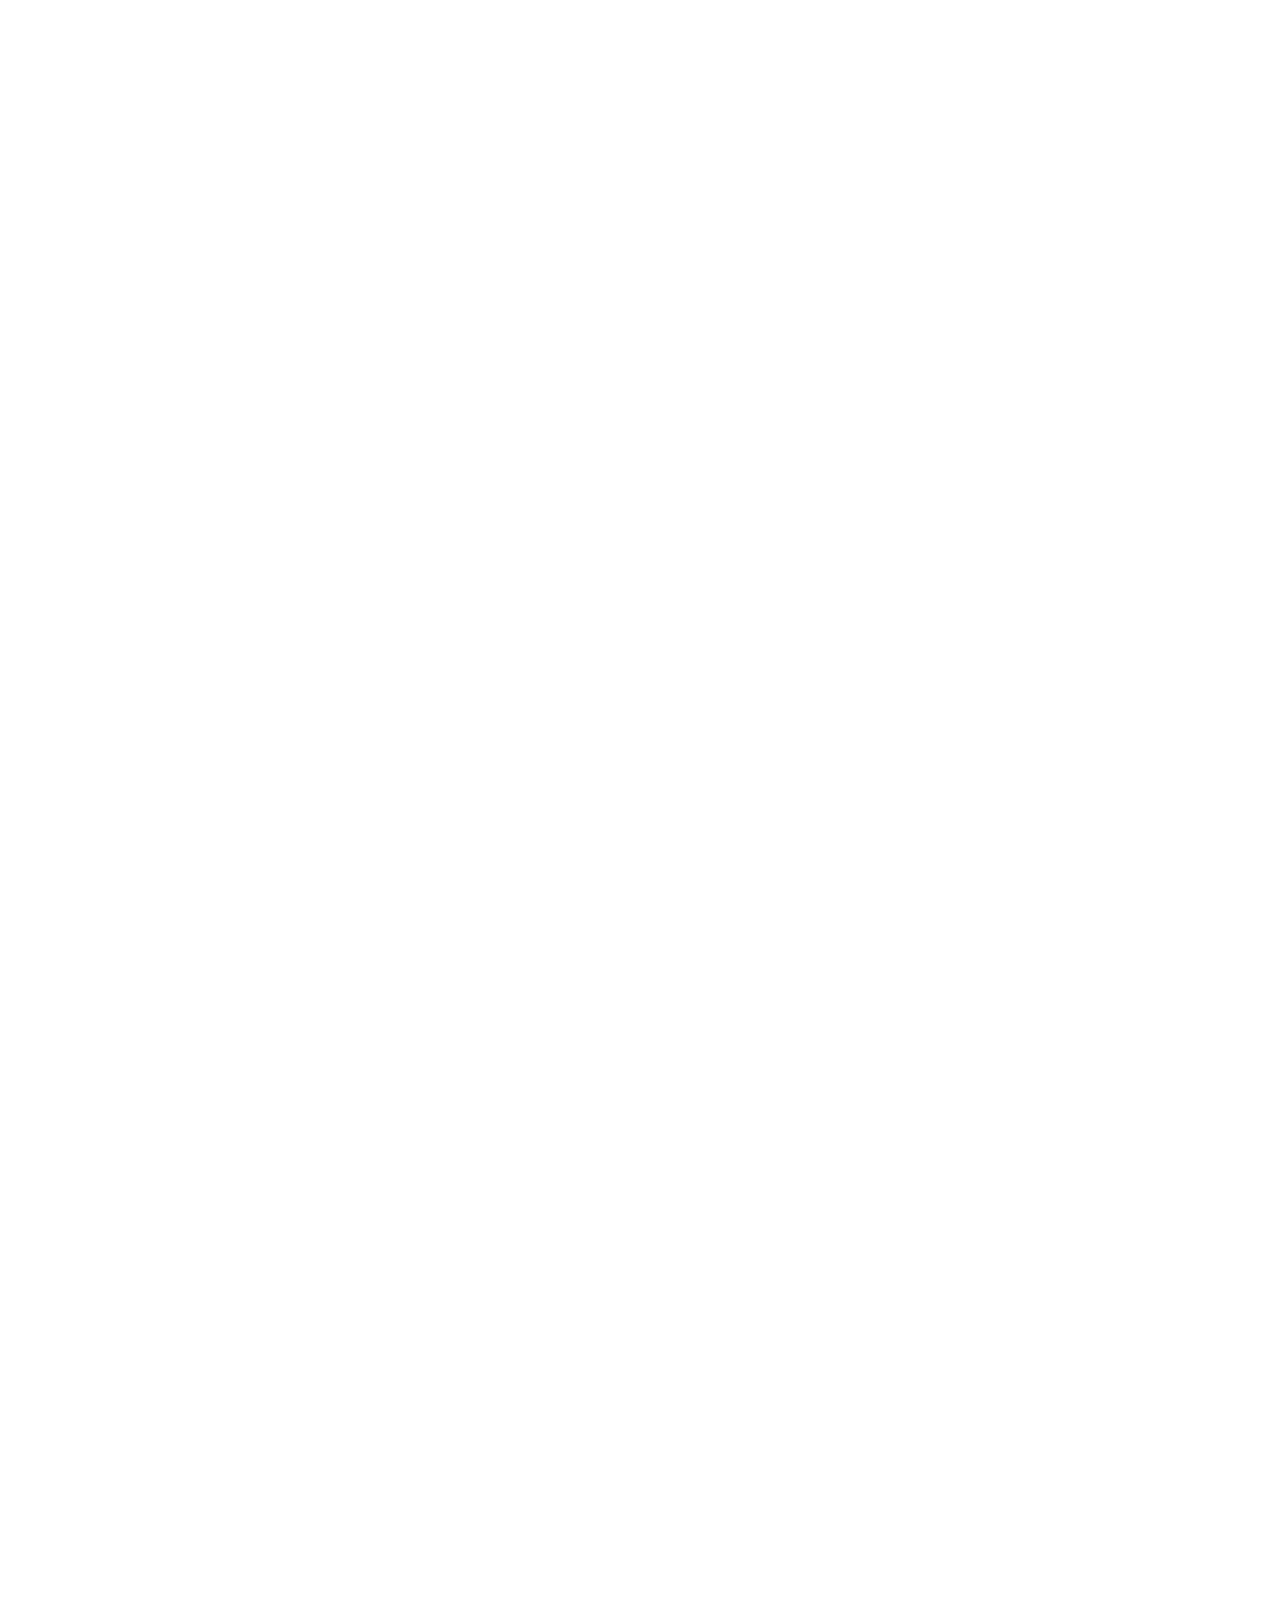
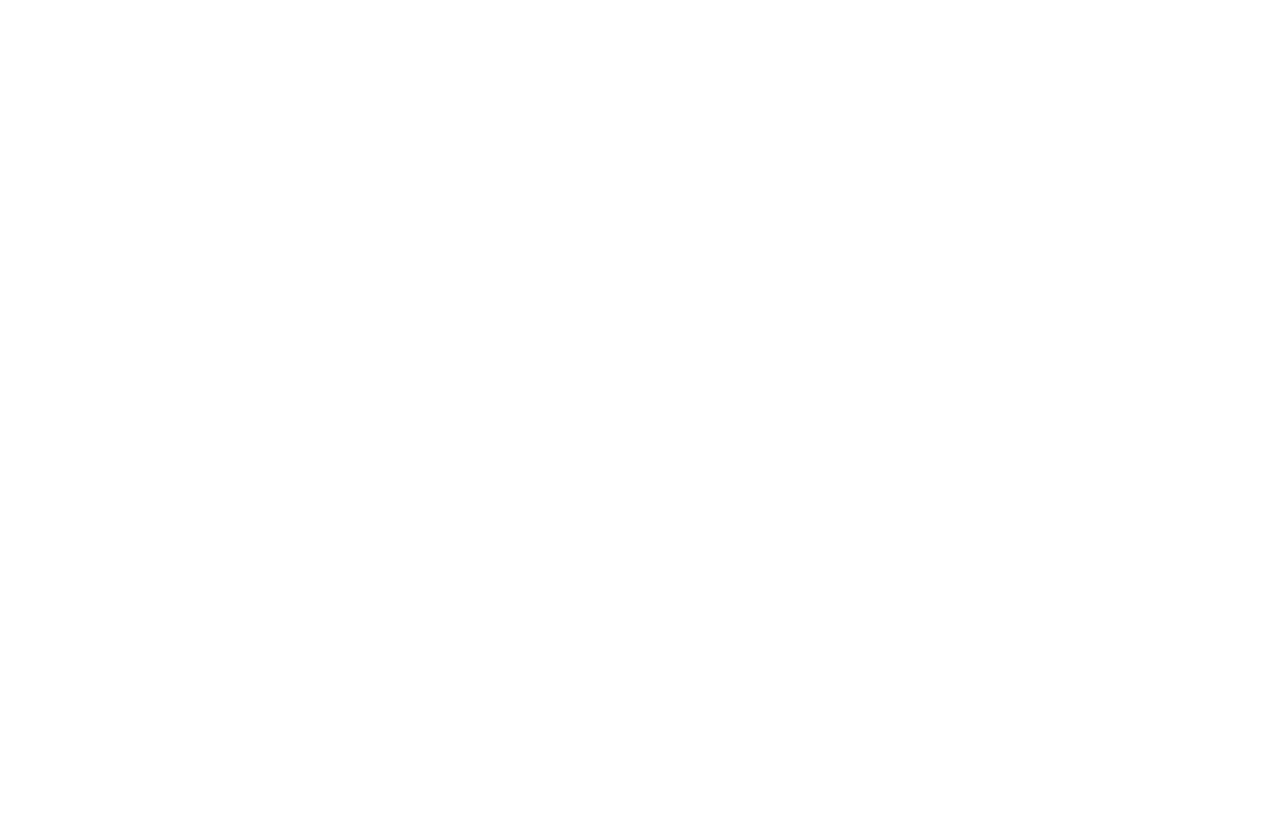
<file: CSS animations/Scroll animation/index.html>
<!DOCTYPE html>
<html lang="en">

<head>
    <meta charset="UTF-8">
    <meta name="viewport" content="width=device-width, initial-scale=1.0">
    <title>Scroll Animation</title>
    <link rel="stylesheet" href="style.css">
</head>

<body>
    <div class="content">
        <div class="scroll-element">Element 1</div>
        <div class="scroll-element">Element 2</div>
        <div class="scroll-element">Element 4</div>
        <div class="scroll-element">Element 5</div>
        <div class="scroll-element">Element 6</div>
        <div class="scroll-element">Element 7</div>
        <div class="scroll-element">Element 8</div>
        <div class="scroll-element">Element 9</div>
        <div class="scroll-element">Element 10</div>
        <div class="scroll-element">Element 11</div>
        <div class="scroll-element">Element 12</div>
        <div class="scroll-element">Element 13</div>
        <!-- Add more elements as needed -->
    </div>
    <script src="script.js"></script>
</body>

</html>
</file>
<file: calculator/style.css>
* {
    margin: 0px;
    padding: 0px;
}

#calculator {
    width: fit-content;
    margin: 50px auto;
    background-color: lightslategray;
    padding: 25px;
}

#keys {
    display: grid;
    grid-template-columns: repeat(4,1fr);
    margin-top: 15px;
}

button {
    padding: 20px;
    border: none;
    margin: 2px;
    font-weight: bold;
}

button:hover {
    cursor: pointer;
    background-color: lightgray;
}

#display {
    padding: 10px;
    border: none;
    width: 92%;
}
</file>
<file: counter/style.css>
*{
    margin: 0px;
    padding: 0px;
}

.stopwatch {
    margin: auto;
    width: 23%;
    margin-top: 5rem;
}

#count {
    border: none;
    background-color: lightgray;
    padding: 10px;
    text-align: center;
    font-size: 1.5rem;
}

.btn {
    padding: 10px;
    margin-top: 10px;
    border: 3px outset lightgray;
    font-size: 21px;
}

.btn:hover {
    border: 3px inset lightgray;
    cursor: pointer;
    background-color: lightgray;
}
</file>
<file: Dice Roll/style.css>
*{
    margin: 0;
    padding: 0;
    font-family:Arial, Helvetica, sans-serif;  
}

.container {
    text-align: center;
    margin: 30px;
}

.mainHeading {
    padding: 20px;
    font-size: 3rem;
    color: #00aeff;
}

label {
    font-size: 1.5rem;
    font-weight: bold;
}

input {
    padding: 0px;
    font-size: 1.3rem;
}

#diceText {
    font-weight: bold;
    font-size: 1.5rem;
    margin: 10px 0px;
}

#diceImage img{
    margin: 10px 25px;
    width: 150px;
    border:2px solid black;
    border-radius: 20px;
}

#rollDice {
    padding: 15px 10px;
    color: white;
    font-weight: bold;
    border: none;
    background-color: #00aeff;
    cursor: pointer;
}

#rollDice:hover {
    background-color: #0095ff9a ;
}
</file>
<file: Digital Clock/style.css>
*{
    margin: 0;
    padding: 0;
}

body {
    background-image:url("img/2.jpg") ;
    background-position: bottom;
    background-repeat: no-repeat;
}

.container {
    display: flex;
    justify-content: center;
    align-items:center;
    height: 100vh;
}

#clock {
    background-color: rgba(211, 211, 211, 0.234);
    backdrop-filter: blur(5px);
    border: 5px solid black;
    border-radius: 50px;
    box-shadow: 0px 0px 100px 0px rgba(211, 211, 211, 0.285);
    padding: 50px;
    color: white;
    font-size: 10rem;
    font-weight: bold;
    font-family: monospace;
}
</file>
<file: InternshipProject/css/style.css>
@import url('https://fonts.googleapis.com/css2?family=Raleway:ital,wght@0,100..900;1,100..900&display=swap');
@import url('https://fonts.googleapis.com/css2?family=Poppins:ital,wght@0,100;0,200;0,300;0,400;0,500;0,600;0,700;0,800;0,900;1,100;1,200;1,300;1,400;1,500;1,600;1,700;1,800;1,900&family=Raleway:ital,wght@0,100..900;1,100..900&display=swap');

* {
    padding: 0;
    margin: 0;
    text-decoration: none;
    list-style: none;
    scroll-behavior: smooth;
}

:root {
    --color-white: #FFFFFF;
    --color-orange: #DA722C;
    --color-blue-whale: #023047;
    --color-water-blue: #057ADA;
    --color-lily-white: #E8F7FB;
    --color-corn-flower: #6F7DFB;
    --color-blue-charcoal: #070917;
    --color-black: #000000;
    --font-family-raleway: "Raleway", sans-serif;
    --font-family-poppins: "Poppins", sans-serif;
    --Gradient-color-1: #6F7DFB;
    --Gradient-color-2: #26308C;
}

h1,
h2,
h3,
h4,
h5,
h6 {
    font-family: var(--font-family-raleway);
    font-weight: 900;
}

h1 {
    font-size: 60px;
}

h2 {
    font-size: 40px;
}

h3 {
    font-size: 30px;
}

button {
    font-family: var(--font-family-poppins);
    font-weight: 700;
    cursor: pointer;
}

#logo {
    cursor:default;
}

.btn {
    padding: 16px 32px 16px 32px;
    border-radius: 24px;
    border: none;
}

.header {
    background-image: url('../Assets/images/bg.png');
    background-repeat: no-repeat;
    background-size: cover;
    width: 100%;
    padding-top: 42px;
}

/* `````````````````````````|Nav bar styling|````````````````````````` */
.navigation {
    display: flex;
    justify-content: space-between;
    margin-left: 117px;
    margin-right: 115px;
    margin-bottom: 101px;
    color: var(--color-white);
}

.navigation .menu-bar {
    display: none;
}

.nav-container {
    display: flex;
}

.nav-item {
    display: flex;
    align-items: center;
    font-size: 16px;
    font-weight: 700;
    font-family: var(--font-family-poppins);
}

.nav-item .item-list {
    padding-right: 60px;
    cursor: pointer;
}

.nav-item .item-list a{
    color: var(--color-white);
}

.nav-container .enrol-btn {
    width: 155px;
    height: 59px;
    font-size: 18px;
    font-weight: 700;
    background-color: var(--color-blue-whale);
    color: var(--color-white);
}

#nav-bar-toggle-image {
    cursor: pointer;
}

.side-menu-bar {
    display: none;
    position: fixed;
    top: 0;
    left: 0px;
    width: 100%;
    height: 100vh;
    padding-top: 42px;
    color: var(--color-white);
    background-color: var(--color-blue-charcoal);
    overflow: hidden;
    z-index: 5;
    animation: right-to-left 1s ease-in-out alternate;
}

@keyframes right-to-left {
    to {
        transform: translateX(0%);
    }
    from {
        transform: translateX(100%);
    }
}

@keyframes left-to-right {
    to {
        transform: translateX(100%);
    }
    from {
        transform: translateX(0%);
    }
}

.active{
    animation: left-to-right 1s ease-in-out ;
}

.side-menu-bar .side-menu {
    text-align: end;
    margin-right: 32px;
}

.side-menu-bar .side-bar-container {
    text-align: center;
    font-family: var(--font-family-poppins);
    font-size: 24px;
    font-weight: 400;
    margin-top: 185px;
}

.side-menu-bar .side-bar-container .side-list {
    padding-bottom: 32px;
}

.side-menu-bar .side-bar-container .side-list a{
    color: var(--color-white);
}

.enrol-side-bar {
    font-family: var(--font-family-poppins);
    font-size: 16px;
    font-weight: 700;
    color: var(--color-white);
    background-color: var(--color-orange);
}

#side-bar-toggle-image {
    cursor: pointer;
}

/* ``````````````````|Hero section styling|````````````````````` */
.hero-container {
    display: flex;
    margin-left: 117px;
    margin-right: 78px;
}

.hero-container .hero-container-div2 {
    display: flex;
}

.hero-container .hero-container-div1 {
    margin-top: 33px;
    width: 40%;
}

.content1 .main-heading {
    font-size: 50px;
    font-weight: 900;
    font-family: var(--font-family-raleway);
    color: var(--color-white);
    line-height: 62.5px;
}

.content1 .about {
    font-size: 16px;
    font-weight: 400;
    font-family: var(--font-family-poppins);
    color: var(--color-white);
    line-height: 2;
    padding-top: 18px;
    padding-bottom: 30px;
}

.content1 .enrol {
    display: flex;
    align-items: center;
    font-size: 18px;
    font-weight: 700;
    font-family: var(--font-family-poppins);
    background-color: var(--color-orange);
    color: var(--color-white);
}

.content1 .enrol img {
    padding-right: 10px;
}

.content2 {
    display: flex;
    flex-direction: column;
    z-index: 1;
}

.content2 .std-enrol {
    position: relative;
    text-align: center;
    width: 206px;
    height: 90px;
    margin-top: 144px;
    margin-left: 50px;
    border-radius: 24px;
    background-color: var(--color-white);
}

.content2 .std-enrol::before {
    content: '';
    position: absolute;
    width: 206px;
    height: 97px;
    top: 1px;
    left: 7px;
    background: linear-gradient(to bottom, var(--Gradient-color-1), var(--Gradient-color-2));
    border-radius: 24px;
    z-index: -1;
}

.content2 .std-enrol .heading {
    color: var(--color-blue-whale);
    font-size: 36px;
    font-weight: 700;
    font-family: var(--font-family-poppins);
}

.content2 .std-enrol span {
    color: var(--color-blue-whale);
    font-size: 16px;
    font-weight: 400;
    font-family: var(--font-family-poppins);
}

.content2 .over-all-rating {
    position: relative;
    margin-top: 141px;
    text-align: center;
    background-color: var(--color-white);
    width: 183px;
    height: 90px;
    border-radius: 24px;
}

.content2 .over-all-rating::before {
    content: '';
    position: absolute;
    width: 185px;
    height: 95px;
    top: 3px;
    left: 5px;
    background: linear-gradient(to bottom, var(--Gradient-color-1), var(--Gradient-color-2));
    border-radius: 24px;
    z-index: -1;
}

.content2 .over-all-rating .rating {
    display: flex;
    justify-content: center;
    align-items: center;
}

.content2 .over-all-rating .rating span {
    color: var(--color-blue-whale);
    font-size: 36px;
    font-weight: 700;
    font-family: var(--font-family-poppins);
}

.content2 .over-all-rating .rating img {
    padding: 0 0 1px 4px;
}


.content2 .over-all-rating .label {
    font-family: var(--font-family-poppins);
    font-weight: 400;
    font-size: 16px;
    line-height: 20px;
}

.content3 {
    width: 446px;
    height: 582px;
}

/*````````````````````````|Main section styling|``````````````````````````*/
.main {
    margin: 100px 115px 100px 116px;
}

.main-component-container {
    display: flex;
}

.left-portion {
    position: relative;
    flex: 1;
    width: 474px;
    padding: 40px 0 44px 0;
    z-index: 1;
}

.left-portion::before {
    content: '';
    position: absolute;
    top: 0;
    left: 87px;
    width: 28px;
    height: 532px;
    border-radius: 24px;
    background-color: var(--color-blue-whale);
    z-index: -1;
}

.left-portion .cards-container {
    width: 474px;
    border-radius: 24px;
}

.left-portion .cards-container .card {
    border-radius: 24px;
    max-width: 442px;
    background-color: var(--color-white);
}

.space-below {
    margin-bottom: 50px;
}

.bg-shadow {
    box-shadow: 0px 9px 36px 0px #00000033;
}

.left-portion .cards-container .card .card-upper {
    border-radius: 24px;
    padding: 24px 32px 24px 32px;
    background-color: var(--color-corn-flower);
}

.left-portion .cards-container .card .card-upper span {
    display: block;
    font-size: 18px;
    font-weight: 900;
    font-family: var(--font-family-raleway);
    color: var(--color-white);
    margin: 0;
}

.left-portion .cards-container .card .card-below {
    display: flex;
    justify-content: space-between;
    align-items: center;
    margin: 0px 32px;
    height: 120px;
    font-family: var(--font-family-raleway);
}

.left-portion .cards-container .card .card-below .info-container {
    width: 152px;
    height: 59px;
    font-family: var(--font-family-raleway);
    color: var(--color-blue-whale);
}

.left-portion .cards-container .card .card-below .info-container .name {
    font-size: 24px;
    font-weight: 900;
    margin-bottom: 8px;
}

.left-portion .cards-container .card .card-below .info-container span {
    font-size: 18px;
    font-weight: 400;
    margin: 0;
}

.left-portion .cards-container .card .card-below img {
    display: block;
    padding: 0px 0px 24px 0px;
}

.card1-adjustments {
    height: 210px;
}

.card2-adjustments {
    margin-left: 32px;
    height: 188px;
}

.div-adjustment {
    width: 165px;
    font-size: 18px;
    font-weight: 400;
    margin: 0;
}

.right-portion {
    flex: 1;
    width: 559px;
    height: 377px;
    margin-top: 85px;
}

.right-portion .q-heading {
    font-family: var(--font-family-raleway);
    font-size: 60px;
    font-weight: 900;
    text-align: left;
    color: var(--color-blue-whale);
}

.right-portion .info-text {
    font-family: var(--font-family-poppins);
    font-size: 16px;
    font-weight: 400;
    line-height: 32px;
    margin-top: 16px;
}

.right-portion button {
    font-size: 16px;
    margin-top: 30px;
    color: var(--color-white);
    background-color: var(--color-orange);
}

.disable {
    display: none;
}

.top-margin {
    margin-top: 60px;
}

.disable button {
    background-color: var(--color-orange);
    color: var(--color-white);
}

/* `````````````````|Out courses section styling|```````````````````` */
.our-courses {
    width: 100%;
    background-image: url('../Assets/images/bg.png');
    background-size: cover;
}

.our-courses .container {
    padding: 70px 115px 54px 116px;
}

.our-courses .container .top {
    font-family: var(--font-family-raleway);
    text-align: center;
    color: var(--color-white);
    margin-bottom: 56px;
}

.our-courses .container .middle {
    display: flex;
    justify-content: space-between;
}

.our-courses .container .middle .middle-cards {
    width: 526px;
    height: 418px;
    background-color: var(--color-white);
    border-radius: 24px;
}

.our-courses .container .middle .middle-cards .middle-body {
    display: flex;
    flex-direction: column;
    justify-content: center;
    align-items: center;
}

.our-courses .container .middle .middle-cards .middle-body .image img {
    width: 462px;
    height: 260px;
    border-radius: 24px;
    margin-bottom: 30px;
    margin-top: -4px;
}

#middle-body-card1 {
    margin: 0px 32px 38px 10px;
}

#middle-body-card2 {
    margin: 0px 32px 38px 42px;
}

.our-courses .container .middle .middle-cards .middle-body .text {
    display: flex;
    justify-content: space-between;
}

.our-courses .container .middle .middle-cards .middle-body .text h3 {
    color: var(--color-blue-whale);
}

.our-courses .container .middle .middle-cards .middle-body .text .clock {
    display: flex;
    justify-content: center;
    align-items: center;
}

.width-adjustment1 {
    padding-right: 17px;
}

.width-adjustment2 {
    width: 241px;
    padding-bottom: 34px;
}

#special-case1 {
    margin-top: 47px;
}

#special-case2 {
    margin-top: 12px;
}

.our-courses .container .middle .middle-cards .middle-body .text .clock i {
    display: flex;
    align-items: center;
}

.our-courses .container .middle .middle-cards .middle-body .text .clock span {
    font-family: var(--font-family-raleway);
    font-size: 16px;
    font-weight: 900;
    color: var(--color-blue-whale);
    padding-left: 5px;
}

.our-courses .container .middle .middle-cards .middle-body .border-last {
    background-color: var(--color-blue-whale);
    width: 462px;
    height: 8px;
    border-radius: 24px;
}

.our-courses .container .bottom {
    display: flex;
    justify-content: right;
    margin-top: 40px;
}

.our-courses .container .bottom button {
    background-color: var(--color-orange);
    color: var(--color-white);
}

/* Get out app section styling */

.get-our-apps {
    padding: 100px 148px 100px 148px;
}

.app-container {
    display: flex;
    flex-direction: column;
    align-items: center;
    justify-content: center;
    width: 100%;
}

.app-container h1 {
    color: var(--color-blue-whale);
}

.app-container .info {
    color: var(--color-blue-whale);
    padding: 13px 0 45px 0;
    font-family: var(--font-family-poppins);
    font-size: 16px;
    font-weight: 400;
}

.app-container .app {
    display: flex;
}

.app-store {
    display: flex;
    align-items: center;
    padding: 20px 75px 20px 25px;
    background-color: var(--color-black);
    margin-right: 30px;
}

.app-store span {
    font-family: var(--font-family-poppins);
    font-size: 24px;
    font-weight: 400;
    padding-left: 14px;
    color: var(--color-white);
}

.google-play {
    display: flex;
    align-items: center;
    background-color: var(--color-black);
    padding: 20px 31px 20px 31px;
}

.google-play span {
    font-family: var(--font-family-poppins);
    font-size: 24px;
    font-weight: 400;
    padding-left: 14px;
    color: var(--color-white);
}

/* Footer Section */
.footer {
    padding: 70px 150px 70px 116px;
    background-color: var(--color-blue-charcoal);
}

.footer-content-container {
    width: 100%;
}

.footer-main-content {
    display: flex;
    justify-content: space-between;
}

.footer-main-content .links {
    color: var(--color-white);
    font-family: var(--font-family-poppins);
    font-weight: 400;
    font-size: 16px;
    line-height: 42px;
}

.footer-main-content .links .list-item {
    padding-left: 24px;
}

.footer-main-content .links .headings {
    font-family: var(--font-family-poppins);
    font-weight: 700;
    font-size: 18px;
    padding-bottom: 14px;
    color: var(--color-orange);
}

.footer-credits {
    padding-top: 32px;
    font-size: 16px;
    font-weight: 400;
    font-family: var(--font-family-poppins);
    color: var(--color-white);
}

.contact .list-item .icon-list .first-icon {
    padding-right: 28px;
}

.contact .list-item .form-list .form {
    position: relative;
    display: flex;
    align-items: stretch;
    width: 100%;
}

.contact .list-item .form-list .form button {
    position: absolute;
    width: 135px;
    height: 30px;
    right: 5px;
    margin-top: 7px;
    border-radius: 8px;
    background-color: var(--color-blue-whale);
    border: none;
    color: var(--color-white);
}

.contact .list-item .form-list .form input {
    width: 500px;
    height: 39px;
    border-radius: 8px;
    padding-left: 21px;
}
</file>
<file: InternshipProject/css/tablet.css>
.btn {
    padding: 12px 32px 12px 32px;
}

h1 {
    font-size: 40px;
}

.navigation {
    width: 714px;
    margin-left: 49px;
    margin-right: 49px;
}

.nav-container .enrol-btn {
    width: 145px;
    height: 48px;
    font-size: 16px;
}

.hero-container {
    flex-wrap: wrap;
    margin-left: 95px;
}

.content2 {
    margin-left: 38px;
    margin-top: 32px;
}

.content2 .std-enrol {
    margin-left: 0px;
}

.content3 {
    width: 446px;
    height: 582px;
    padding-left: 30px;
}

.hero-container .hero-container-div1 {
    margin-top: 33px;
    width: 100%;
}

.hero-container .hero-container-div1 .content1 .main-heading {
    width: 60%;
}

.content1 .enrol {
    font-size: 16px;
}

.content1 .enrol img {
    padding-right: 13.2px;
}

.main {
    margin: 100px 100px;
}

.main-component-container {
    flex-wrap: wrap-reverse;
}

.content1 .about {
    width: 634px;
}

.our-courses .container .middle .middle-cards .middle-body .border-last {
    width: 568px;
}

#special-case2 {
    margin-top: 13px;
}

.left-portion {
    width: 634px;
}

.right-portion {
    margin-top: 0px;
    width: auto;
    height: auto;
    margin-bottom: 24px;
}

.right-portion .q-heading {
    font-size: 40px;
}

.right-portion button {
    display: none;
}

.disable {
    display: flex;
    justify-content: right;
}

.left-portion {
    padding: 40px 0 0px 0;
}

.left-portion .cards-container .card {
    max-width: none;
}

.left-portion .cards-container {
    width: 634px;
}

.left-portion .cards-container {
    width: 634px;
    border-radius: 24px;
}

.right-portion .info-text .info-item1,.info-item2{
    display: none;
}

.info-item {
    display: block;
    width: 634px;
}

.card2-adjustments {
    margin-left: 0;
}

.our-courses .container .middle {
    flex-wrap: wrap;
    justify-content: space-between;
}

.our-courses .container .middle .middle-cards {
    width: 634px;
    height: 418px;
    background-color: var(--color-white);
    border-radius: 24px;
}

.our-courses .container .middle .middle-cards .middle-body .image img {
    width: 568px;
    margin: -4px 18px 0 18px;
}

.our-courses .container {
    padding: 66px 100px 100px 100px;
}

.responsive-margin-top {
    margin-top: 80px;
}

#middle-body-card1 {
    margin: 40px 100px 40px 0px
}

#special-case1 {
    margin-top: 35px;
}

.get-our-apps {
    padding: 100px 78px 100px 76px;
}

.width-adjustment1 {
    padding-right: 0px;
}

#middle-body-card2 {
    margin: 34px 100px 34px 40px;
}

.width-adjustment2 {
    padding-bottom: 0px;
}

.our-courses .container .bottom button {
    background-color: var(--color-orange);
    color: var(--color-white);
    width: 157px;
    font-size: 16px;
}

.google-play {
    padding: 20px 31px 20px 31px;
    width: 245px;
}

.app-store {
    padding: 20px 31px 20px 31px;
    width: 245px;
}

.footer {
    padding: 70px 311px 70px 100px;
}

.footer-main-content {
    flex-wrap: wrap;
}

.footer-main-content .contact {
    margin-top: 45px;
}
</file>
<file: InternshipProject/css/smartphone.css>
h1 {
    font-size: 30px;
}

h2 {
    font-size: 36px;
}

h3 {
    font-size: 24px;
}

.header {
    height: 896px;
    overflow: hidden;
}

.navigation {
    width: auto;
    margin-left: 32px;
    margin-right: 32px;
    margin-bottom: 58px;
}

.nav-container {
    display: none;
}

.navigation .menu-bar {
    display: block;
}

.content1 .main-heading {
    font-size: 36px;
}

.hero-container {
    margin-left: 32px;
    margin-right: 32px;
}

.hero-container .hero-container-div1 .content1 .main-heading {
    width: 100%;
}

.content2 {
    margin-left: 0;
    margin-top: 0;
}

.content2 .std-enrol {
    width: 182px;
    height: 75px;
}

.content1 .about {
    width: 350px;
}

.content2 .std-enrol::before {
    width: 186px;
    height: 84px;
}

.content2 .std-enrol .heading {
    font-size: 30px;
}

.content2 .std-enrol span {
    font-size: 14px;
}

.content2 .over-all-rating .rating span {
    font-size: 30px;
}

.content2 .over-all-rating .label {
    font-size: 14px;
}

.content2 .over-all-rating {
    width: 160px;
    height: 75px;
    margin-top: 58px;
}

.content2 .over-all-rating::before {
    width: 167px;
    height: 83px;
}

.content3 {
    padding-left: 0px;
}

.content3 img {
    width: 314px;
    overflow: hidden;
}

.main {
    margin: 100px 32px;
}

.our-courses .container .middle {
    flex-wrap: wrap;
    justify-content: center;
    overflow: hidden;
}

.right-portion .q-heading {
    font-size: 30px;
}

.info-item {
    display: block;
    width: 350px;
}

.left-portion .cards-container {
    width: 350px;
    border-radius: 24px;
}

.our-courses .container {
    padding: 63px 0 70px 0;
}

.our-courses .container .middle .middle-cards {
    width: 413px;
    height: 380px;
}

.our-courses .container .middle .middle-cards .middle-body .image img {
    width: 349px;
    height: 240px;
    margin: -4px 0px 0 0px;
}

.our-courses .container .middle .middle-cards .middle-body .border-last {
    width: 349px;
}

#middle-body-card1 {
    margin: 32px 0 0 0;
    width: 261px;
}

#special-case1 {
    margin-top: 45px;
}

#middle-body-card2 {
    margin: 30px 0 32px 168px;
    width: 264px;
}

.width-adjustment1 {
    padding-top: 36px;
}

.our-courses .container .middle .middle-cards .middle-body .text .clock {
    justify-content: left;
    overflow: hidden;
}

.our-courses .container .bottom {
    margin-right: 32px;
}

.app-container .info {
    text-align: center;
}

#special-case2 {
    margin-top: 15px;
}

.get-our-apps {
    padding: 100px 30px 100px 30px;
}

.app-container .app {
    flex-wrap: wrap;
    width: 277px;
}

.app-store {
    margin-bottom: 26px;
}

.app-store {
    padding: 20px 38px 20px 24px;
    width: 277px;
}

.app-store {
    margin-right: 0;
}

.footer {
    padding: 60px 32px 70px 32px;
}

.footer-main-content {
    flex-direction: column;
    text-align: center;
}

.footer-main-content .links .headings {
    text-align: center;
}

.footer-main-content .course .head {
    margin-top: 40px;
}

.footer-main-content .contact .head {
    margin-top: 40px;
}

.footer-main-content .links .list-item {
    padding-left: 0;
}

.contact .list-item .form-list .form {
    display: flex;
    flex-direction: column;
    justify-content: center;
    align-items: center;
}

.contact .list-item .form-list .form input {
    width: 306px;
    height: 39px;
}

.contact .list-item .form-list .form button {
    position: static;
    margin-top: 15px;
}

.footer-credits {
    width: 350px;
    font-size: 14px;
}

.footer-main-content .contact {
    margin-top: 0;
}

.icon-list {
    display: flex;
    align-items: center;
    justify-content: center;
}
</file>
<file: Rock-paper-scissor/style.css>
*{
    margin: 0;
    padding: 0;
}

.container {
    display: flex;
    flex-direction: column;
    justify-content: center; 
    align-items: center;
    font-family: Arial, Helvetica, sans-serif;
}

#mainHeading {
    font-size: 5rem;
    margin-bottom: 10px;
}

.myButton {
    margin-bottom: 20px;
}

.buttons {
    margin: 10px;
    font-size: 5rem;
    border-radius: 120px;
    background-color: rgb(0, 174, 255);
    padding: 20px;
    cursor: pointer;
    transition:background-color 0.5s ease ; 
}
.buttons:hover {
    background-color: hsl(199, 100%, 70%);
}

#scissor {
    align-items: center;
    padding: 20px 30px;
}

.menu {
    font-weight: bold;
    font-size: 2rem;
    line-height: 2;
}

.score {
    font-size: 2rem;
    font-weight: bold;
    margin-top: 20px;
}

.won , #displayPlayerScore{
    color: hsl(130, 100%, 50%);
}
.lost, #displayComputerScore{
    color: hsl(5, 100%, 50%);
}

.tie {
    color: hsla(220, 100%, 50%, 0.706);
}

@media screen and (max-width: 425px) {
    .container {
        height: 80vh;
    }
    #mainHeading {
        font-size: 2rem;
    }
    .buttons {
        font-size: 2rem;
        /* padding: 10px 15px; */
        border: none;
    }
    #scissor {
        align-items: center;
        padding: 20px 28px
    }
    .menu {
        font-size: 2rem;
    }
    .score {
        font-size: 2rem;
    }    
}
</file>
<file: signupform/index.css>
*{
    margin: 0px;
    padding: 0px;
}

#user-input {
    margin: 23px 30px;
}

#heading-1 {
    color: black;
    font-weight: bold;
    font-size: 30px;
}

#heading-1 a {
    text-decoration: none;
    color: black;
}

#signup {
    margin-top: 20px;
    padding: 10px;
    background-color: silver;
    color: white;
    border: none;
    font-weight: bold;
}

#signup:hover {
    background-color: lightgray;
    cursor: pointer;
}
/* display none */
#form-input {
    display: none;
    margin: 0px 20px;
}

#form {
    background-color: lightgray;
    padding: 50px;
    width: fit-content;
    border-radius: 10px;
}

label {
    display: block;
    margin-bottom: 5px;
    font-weight: bold;
}

input {
    padding: 10px;
    border: none;
}

.form-group {
    margin-bottom: 20px;
}

#data-sub {
    width: 100%;
    border: none;
    color: white;
    background-color: grey;
    border-radius: 5px;
    padding: 3px;
}

#data-sub:hover {
    background-color: rgb(98, 98, 98) ;
    cursor: pointer;
}

.success {
    margin-top: 10px;
    height: 20px;
}

.error {
    border: 1px solid red;
}

#display_info {
    background-color: lightgray;
    width: fit-content;
    padding: 23px;
    margin: 0px 30px;
    display: none;
}

#completed {
    margin: 10px 30px;
    border: none;
    color: white;
    background-color: maroon;
    font-weight: bold;
    border-radius: 5px;
    padding: 10px;
    display: none;
}

#completed:hover {
    cursor: pointer;
    background-color: rgba(173, 1, 1, 0.544)
}
</file>
<file: Stop watch/style.css>
* {
    margin: 0;
    padding: 0;
}

#stopWatch {
    display: flex;
    flex-direction: column;
    justify-content: center;
    align-items: center;
}

.container {
    display: flex;
    flex-direction: column;
    align-items: center;
    background-color: lightgray;
    padding: 25px;
    border: 5px solid;
    border-radius: 20px;
    margin-top: 50px;
}

#mainHeading {
    color: hsla(0, 0%, 20%);
    font-size: 5rem;
    font-family: "Arial", sans-serif;
    font-weight: bold;
    margin-top: 50px;
}

#watch {
    color: hsla(0, 0%, 20%);
    font-size: 6rem;
    font-family: monospace;
    font-weight: bold;
    text-shadow: 5px 5px 5px rgba(0, 0, 0, 0.251);
}

#buttons {
    margin: 10px 0px;
    font-family: "Arial",sans-serif;
}

.Btns {
    padding: 15px 40px;
    margin: 10px;
    border-radius: 20px;
    font-size: 2rem;
    font-weight: bold;
    border: none;
    cursor: pointer;
    transition: background-color 0.5s ease;
}

#startBtn {
    background-color: hsl(115, 100%, 40%);
}

#startBtn:hover {
    background-color: hsl(115, 100%, 30%);
}

#stopBtn {
    background-color: hsl(0, 100%, 40%);
}

#stopBtn:hover {
    background-color: hsl(0, 100%, 30%);
}

#resetBtn {
    background-color: hsl(195, 100%, 40%);
}

#resetBtn:hover {
    background-color: hsl(195, 100%, 30%);
}
</file>
<file: Table printer/style.css>
*{
    margin: 0px;
    padding: 0px;
}

.container {
    margin: 15px 30px;
    font-family: Arial, Helvetica, sans-serif;
}

input {
    padding: 5px;
    margin-top: 10px;
}

#tablePrinter {
    display: none;
    margin-top: 10px ;
    background-color: lightgray;
    width: fit-content;
    padding: 23px;
    border-radius: 5px;
}

#printBtn {
    padding: 5px;
    border: 2px outset lightgrey;
}

#printBtn:hover {
    cursor: pointer;
    border: 2px inset lightgrey;
}
</file>
<file: Temperature converter/style.css>
*{
    margin: 0;
    padding: 0;
    font-family: Arial, Helvetica, sans-serif;
}

#Form {
    text-align: center;
    background-color: lightgray;
    margin: auto;
    max-width: 350px;
    box-shadow: 0px 0px 5px 0px;
    margin-top: 20px;
    padding: 20px;
}

#mainHeading {
    color: rgb(0, 136, 255);
    padding-bottom: 20px;
}

#textBox {
    font-size: 1.3rem;
    padding:10px;
    margin-bottom: 10px;
    border: none;
}

.options {
    font-size: 1.3rem;
    padding: 10px 0px;
}

label {
    font-weight: bold;
}

#subBtn {
    padding: 10px 20px;
    margin: 20px 0px; 
    background-color: rgb(0, 128, 255);
    color: white;
    font-weight: bold;
    border: none;
    cursor: pointer;
}

#subBtn:hover {
    background-color: rgba(0, 128, 255, 0.628);
}

#result {
    padding: 15px 0;
    font-size: 1.5rem;
    font-weight: bold;
}
</file>
<file: Todo List using Local Storage/style.css>
*{
    margin: 0;
    padding: 0;
}

body {
    background-color: rgb(228, 228, 228);
    font-family:'Segoe UI', Tahoma, Geneva, Verdana, sans-serif;
}

.btn {
    margin-right: 2px;
    padding: 10px 20px;
    border-radius: 5px;
    border: none;
    outline: none;
    color: black;
    cursor: pointer;
}

.container {
    display: flex;
    align-items: center;
    height: 100vh;
    justify-content: space-evenly;
    /* justify-content: center; */
}

.card {
    width: 25%;
    padding: 30px;
    background-color: white;
    border-radius: 10px;
}

.inputField {
    display: flex;
    justify-content: space-between;
    align-items: center;
    font-size: 32px;
    font-weight: bold;
}

.inputField input {
    margin-bottom: 20px;
    padding: 10px;
    border-radius: 5px;
    border: none;
    outline: none;
    color: black;
}

.inputField button {
    margin-bottom: 20px;
    margin-right: 2px;
    padding: 10px 20px;
    border-radius: 5px;
    border: none;
    outline: none;
    color: black;
    cursor: pointer;
}

.task {
    padding: 12px;
    border-radius: 100px;
    margin-bottom: 20px;
    font-size: 16px;
    background-color: rgb(248, 230, 233);
}

.ud-card {
    width: 25%;
    padding: 30px;
    background-color: white;
    border-radius: 10px;
}

.ud-buttons {
    display: flex;
    justify-content: space-between;
    align-items: center;
}

.udField {
    width: 100%;
    margin-bottom: 20px;
    padding: 10px;
    border-radius: 5px;
    border: none;
    outline: none;
    color: black;
}
</file>
<file: watherAppProject/style.css>
*{
    margin:0;
    padding: 0;
}

body {
    display: flex;
    flex-direction: column;
    align-items: center;
    font-family: Arial, Helvetica, sans-serif;
}

#myForm {
    margin: 10px 0;
}

#myInput {
    font-size: 2rem;
    max-width: 300px;
    padding: 5px 10px;
    border: 2px solid hsl(0, 0%, 23%);
    border-radius: 10px;
    margin: 10px;
    color: hsl(0, 0%, 23%);
    font-weight: bold;
}

#findBtn {
    padding: 8px 10px;
    font-size: 2rem ;
    border-radius: 10px ;
    background-color: hsl(200, 90%, 60%);
    border: none;
    cursor: pointer;
    color: white;
    font-weight: bold;
}

#findBtn:hover {
    background-color: hsl(200, 90%, 70%);
}

.container {
    box-shadow: 0 0 10px 0 hsl(0, 0%, 50%);
    display: flex;
    flex-direction: column;
    align-items: center;
    background: linear-gradient(180deg, hsl(200, 90%, 70%),hsl(60, 80%, 70%));
    padding: 40px;
    margin-top: 20px;
    border-radius:10px ;
}

.cityName {
    font-size: 3.5rem;
    margin: 20px 0;
}

.tempDisplay {
    font-size: 3rem;
    font-weight: bold;
    margin-bottom: 20px;
}

.humidityDisplay {
    font-weight: bold;
    font-size: 1.5rem;
    margin-bottom: 20px;
}

.weatherDisplay {
    font-weight: bold;
    font-size: 1.5rem;
    margin-bottom: 20px;
}

.weatherImage {
    font-size: 3.5rem;
}

.errorDisplay {
    font-weight: bold;
    font-size: 1.5rem;
    margin-top: 20px 0;
}

.loading {
    display: none;
    width: 100px;
    height: 100px;
    border: 8px solid hsla(0, 0%, 0%, 0.75);
    border-radius: 100px;
    border-top-color: transparent;
    position: absolute;
    top: 264px;
    animation: spin 1s ease infinite;
}

@keyframes spin {
    from {
        transform: rotate(0deg);
    }

    to {
        transform: rotate(360deg);
    }
}
</file>
<file: CSS animations/Scroll animation/style.css>
/* styles.css */
body {
    margin: 0;
    padding: 0;
    font-family: Arial, sans-serif;
    height: 2000px; /* Just for demo purposes */
}

.content {
    display: block;
    margin: auto;
    width: 50%;
    height: 100vh;  
    padding: 20px;
}

.scroll-element {
    text-align: center;
    background-color: red;
    padding: 200px;
    opacity: 0;
    transform: translateX(50px);
    transition: opacity 0.6s ease-out, transform 0.6s ease-out;
    margin-bottom: 200px;
}

.scroll-element.visible {
    opacity: 1;
    transform: translateX(0);
}
</file>
